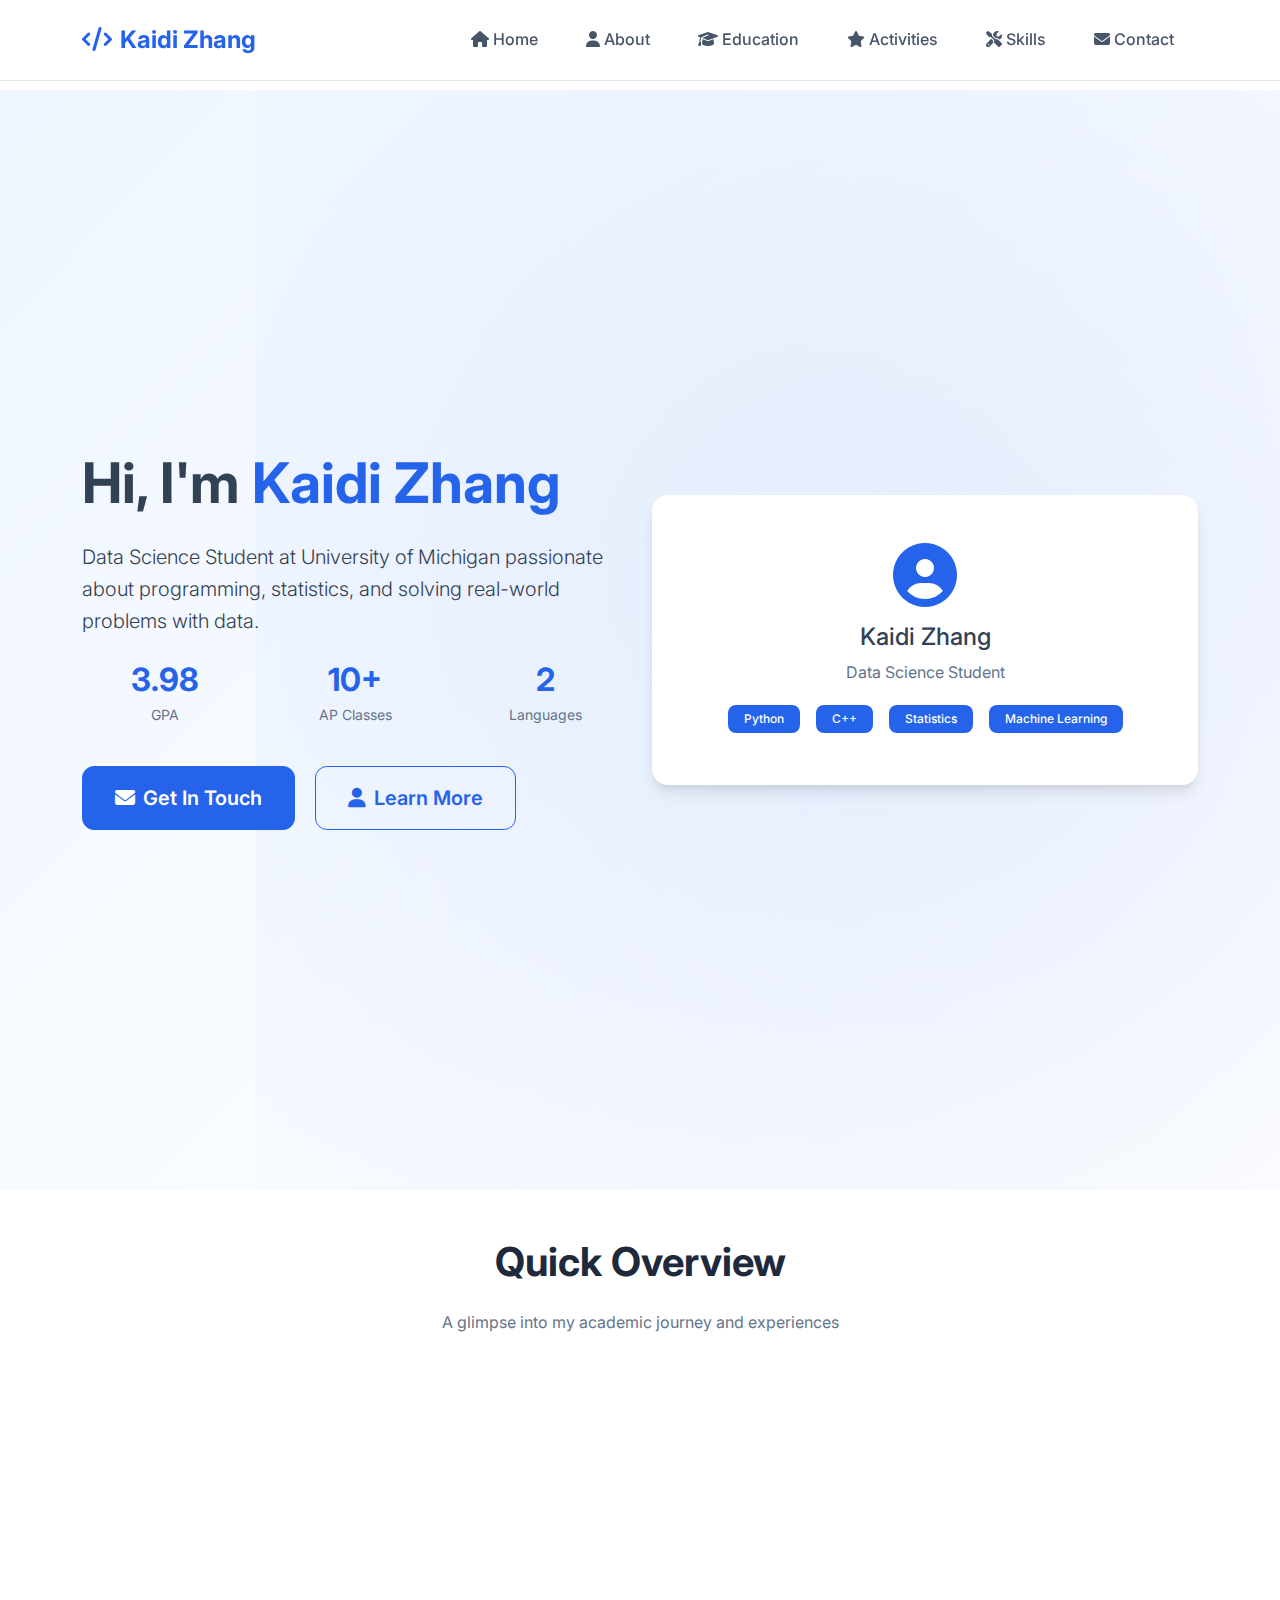
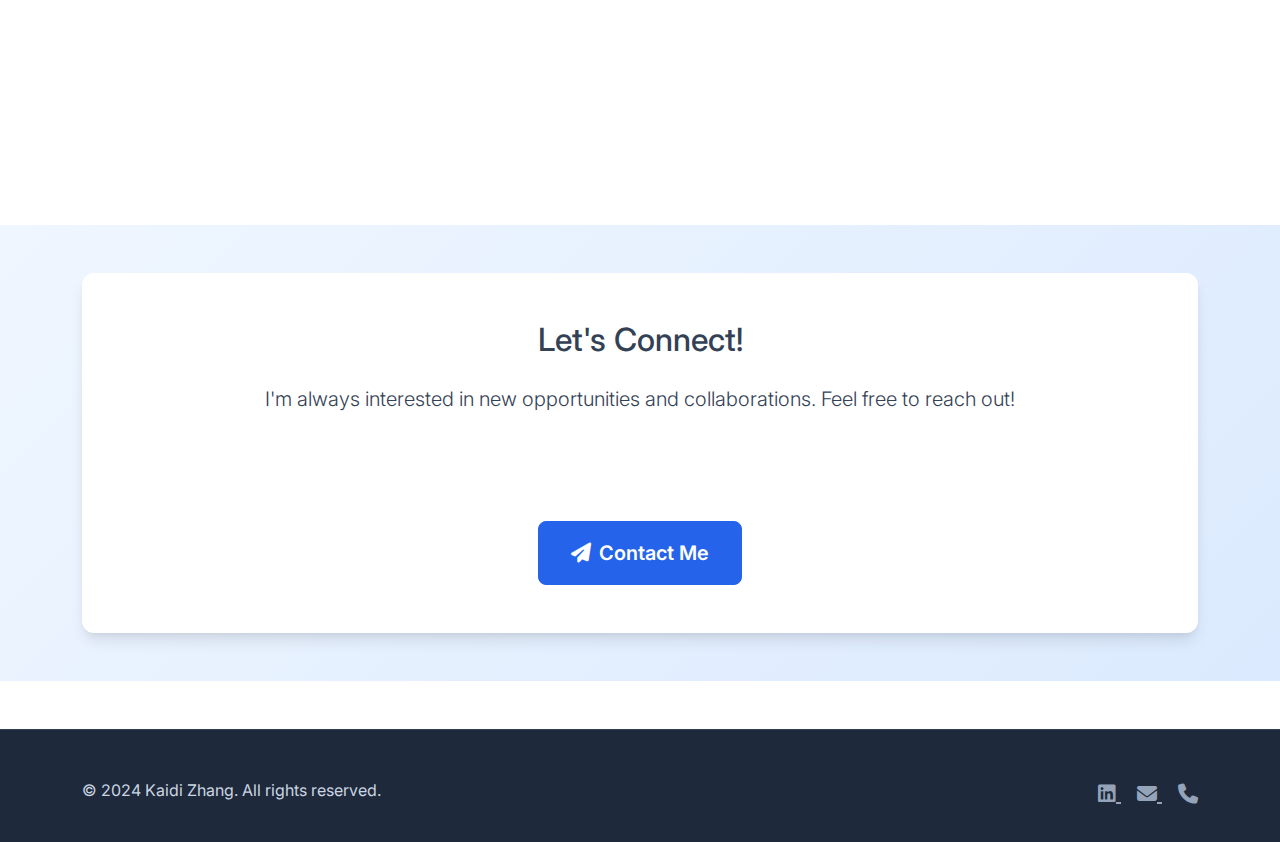
<file: index.html>
<!DOCTYPE html>
<html lang="en">
<head>
    <meta charset="UTF-8">
    <meta name="viewport" content="width=device-width, initial-scale=1.0">
    <title>Kaidi Zhang - Data Science Student</title>
    
    <!-- Bootstrap CSS for responsive design -->
    <link href="https://cdn.jsdelivr.net/npm/bootstrap@5.3.0/dist/css/bootstrap.min.css" rel="stylesheet">
    
    <!-- Font Awesome for icons -->
    <link rel="stylesheet" href="https://cdnjs.cloudflare.com/ajax/libs/font-awesome/6.4.0/css/all.min.css">
    
    <!-- Google Fonts -->
    <link href="https://fonts.googleapis.com/css2?family=Inter:wght@300;400;500;600;700&display=swap" rel="stylesheet">
    
    <!-- Custom CSS -->
    <link rel="stylesheet" href="static/css/style.css">
    
    
</head>
<body>
    <!-- Navigation Bar -->
    <nav class="navbar navbar-expand-lg navbar-light fixed-top">
        <div class="container">
            <a class="navbar-brand fw-bold" href="/">
                <i class="fas fa-code me-2"></i>Kaidi Zhang
            </a>
            
            <button class="navbar-toggler" type="button" data-bs-toggle="collapse" data-bs-target="#navbarNav">
                <span class="navbar-toggler-icon"></span>
            </button>
            
            <div class="collapse navbar-collapse" id="navbarNav">
                <ul class="navbar-nav ms-auto">
                    <li class="nav-item">
                        <a class="nav-link" href="/">
                            <i class="fas fa-home me-1"></i>Home
                        </a>
                    </li>
                    <li class="nav-item">
                        <a class="nav-link" href="/about">
                            <i class="fas fa-user me-1"></i>About
                        </a>
                    </li>
                    <li class="nav-item">
                        <a class="nav-link" href="/education">
                            <i class="fas fa-graduation-cap me-1"></i>Education
                        </a>
                    </li>
                    <li class="nav-item">
                        <a class="nav-link" href="/activities">
                            <i class="fas fa-star me-1"></i>Activities
                        </a>
                    </li>
                    <li class="nav-item">
                        <a class="nav-link" href="/skills">
                            <i class="fas fa-tools me-1"></i>Skills
                        </a>
                    </li>
                    <li class="nav-item">
                        <a class="nav-link" href="/contact">
                            <i class="fas fa-envelope me-1"></i>Contact
                        </a>
                    </li>
                </ul>
            </div>
        </div>
    </nav>

    <!-- Main Content -->
    <main class="main-content">
        
<!-- Hero Section -->
<section class="hero-section">
    <div class="container">
        <div class="row align-items-center min-vh-100">
            <div class="col-lg-6">
                <div class="hero-content">
                    <h1 class="display-4 fw-bold mb-4">
                        Hi, I'm <span class="text-primary">Kaidi Zhang</span>
                    </h1>
                    <p class="lead mb-4">
                        Data Science Student at University of Michigan passionate about 
                        programming, statistics, and solving real-world problems with data.
                    </p>
                    <div class="hero-stats mb-4">
                        <div class="row text-center">
                            <div class="col-4">
                                <div class="stat-item">
                                    <h3 class="fw-bold text-primary">3.98</h3>
                                    <p class="small text-muted">GPA</p>
                                </div>
                            </div>
                            <div class="col-4">
                                <div class="stat-item">
                                    <h3 class="fw-bold text-primary">10+</h3>
                                    <p class="small text-muted">AP Classes</p>
                                </div>
                            </div>
                            <div class="col-4">
                                <div class="stat-item">
                                    <h3 class="fw-bold text-primary">2</h3>
                                    <p class="small text-muted">Languages</p>
                                </div>
                            </div>
                        </div>
                    </div>
                    <div class="hero-buttons">
                        <a href="/contact" class="btn btn-primary btn-lg me-3">
                            <i class="fas fa-envelope me-2"></i>Get In Touch
                        </a>
                        <a href="/about" class="btn btn-outline-primary btn-lg">
                            <i class="fas fa-user me-2"></i>Learn More
                        </a>
                    </div>
                </div>
            </div>
            <div class="col-lg-6">
                <div class="hero-image text-center">
                    <div class="profile-card">
                        <div class="profile-avatar">
                            <i class="fas fa-user-circle"></i>
                        </div>
                        <h4 class="mt-3">Kaidi Zhang</h4>
                        <p class="text-muted">Data Science Student</p>
                        <div class="profile-tags">
                            <span class="badge bg-primary me-2">Python</span>
                            <span class="badge bg-primary me-2">C++</span>
                            <span class="badge bg-primary me-2">Statistics</span>
                            <span class="badge bg-primary">Machine Learning</span>
                        </div>
                    </div>
                </div>
            </div>
        </div>
    </div>
</section>

<!-- Quick Overview Section -->
<section class="overview-section py-5">
    <div class="container">
        <div class="row">
            <div class="col-12 text-center mb-5">
                <h2 class="section-title">Quick Overview</h2>
                <p class="text-muted">A glimpse into my academic journey and experiences</p>
            </div>
        </div>
        <div class="row g-4">
            <div class="col-md-4">
                <div class="overview-card h-100">
                    <div class="card-icon">
                        <i class="fas fa-graduation-cap"></i>
                    </div>
                    <h4>Education</h4>
                    <p class="text-muted">
                        Currently pursuing Bachelor of Science in Data Science at University of Michigan, 
                        with experience at UM-SJTU Joint Institute in Shanghai.
                    </p>
                    <a href="/education" class="btn btn-outline-primary btn-sm">
                        Learn More <i class="fas fa-arrow-right ms-1"></i>
                    </a>
                </div>
            </div>
            <div class="col-md-4">
                <div class="overview-card h-100">
                    <div class="card-icon">
                        <i class="fas fa-star"></i>
                    </div>
                    <h4>Activities</h4>
                    <p class="text-muted">
                        Ice skating instructor, member of rXn Chinese-American Dance Group, 
                        and active volunteer in community service projects.
                    </p>
                    <a href="/activities" class="btn btn-outline-primary btn-sm">
                        Learn More <i class="fas fa-arrow-right ms-1"></i>
                    </a>
                </div>
            </div>
            <div class="col-md-4">
                <div class="overview-card h-100">
                    <div class="card-icon">
                        <i class="fas fa-code"></i>
                    </div>
                    <h4>Skills</h4>
                    <p class="text-muted">
                        Proficient in Python and C++ programming languages, 
                        fluent in English and Mandarin Chinese.
                    </p>
                    <a href="/skills" class="btn btn-outline-primary btn-sm">
                        Learn More <i class="fas fa-arrow-right ms-1"></i>
                    </a>
                </div>
            </div>
        </div>
    </div>
</section>

<!-- Contact CTA Section -->
<section class="cta-section py-5">
    <div class="container">
        <div class="row">
            <div class="col-12 text-center">
                <div class="cta-content">
                    <h2 class="mb-4">Let's Connect!</h2>
                    <p class="lead mb-4">
                        I'm always interested in new opportunities and collaborations. 
                        Feel free to reach out!
                    </p>
                    <div class="contact-info mb-4">
                        <div class="row justify-content-center">
                            <div class="col-auto">
                                <a href="mailto:zkaidi@umich.edu" class="contact-item">
                                    <i class="fas fa-envelope"></i>
                                    <span>zkaidi@umich.edu</span>
                                </a>
                            </div>
                            <div class="col-auto">
                                <a href="tel:734-730-0647" class="contact-item">
                                    <i class="fas fa-phone"></i>
                                    <span>734-730-0647</span>
                                </a>
                            </div>
                        </div>
                    </div>
                    <a href="/contact" class="btn btn-primary btn-lg">
                        <i class="fas fa-paper-plane me-2"></i>Contact Me
                    </a>
                </div>
            </div>
        </div>
    </div>
</section>

    </main>

    <!-- Footer -->
    <footer class="footer mt-5">
        <div class="container">
            <div class="row">
                <div class="col-md-6">
                    <p class="mb-0">&copy; 2024 Kaidi Zhang. All rights reserved.</p>
                </div>
                <div class="col-md-6 text-md-end">
                    <div class="social-links">
                        <a href="https://www.linkedin.com/in/kaidi-zhang-6a862a2b0/" target="_blank" class="me-3">
                            <i class="fab fa-linkedin"></i>
                        </a>
                        <a href="mailto:zkaidi@umich.edu" class="me-3">
                            <i class="fas fa-envelope"></i>
                        </a>
                        <a href="tel:734-730-0647">
                            <i class="fas fa-phone"></i>
                        </a>
                    </div>
                </div>
            </div>
        </div>
    </footer>

    <!-- Bootstrap JS -->
    <script src="https://cdn.jsdelivr.net/npm/bootstrap@5.3.0/dist/js/bootstrap.bundle.min.js"></script>
    
    <!-- Custom JS -->
    <script src="static/js/script.js"></script>
    
    
</body>
</html>
</file>
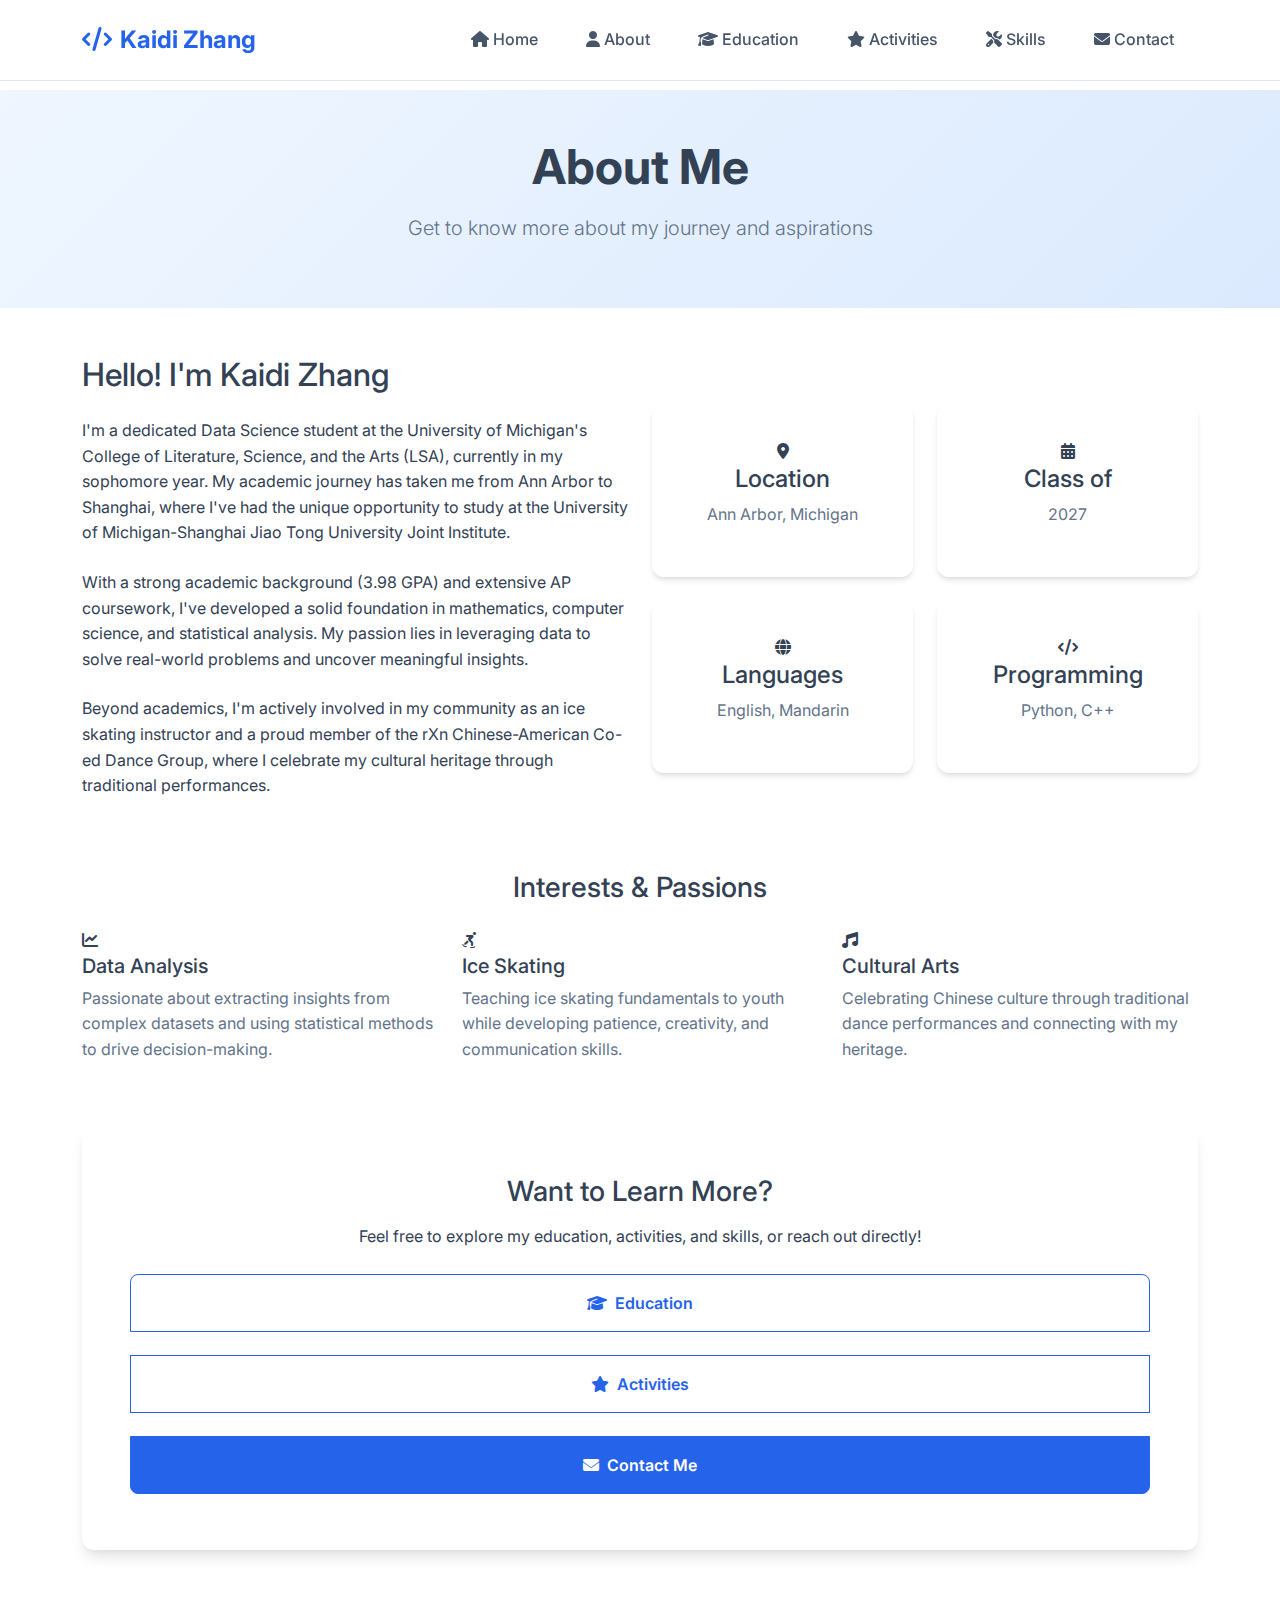
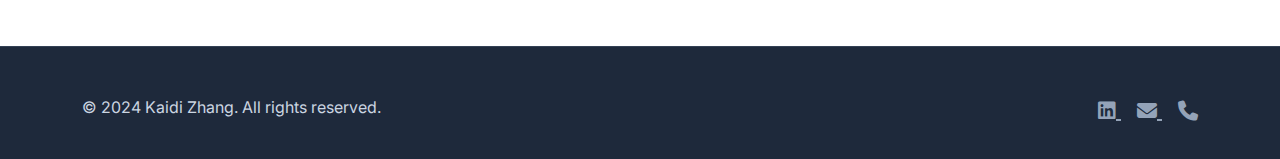
<file: about.html>
<!DOCTYPE html>
<html lang="en">
<head>
    <meta charset="UTF-8">
    <meta name="viewport" content="width=device-width, initial-scale=1.0">
    <title>About - Kaidi Zhang</title>
    
    <!-- Bootstrap CSS for responsive design -->
    <link href="https://cdn.jsdelivr.net/npm/bootstrap@5.3.0/dist/css/bootstrap.min.css" rel="stylesheet">
    
    <!-- Font Awesome for icons -->
    <link rel="stylesheet" href="https://cdnjs.cloudflare.com/ajax/libs/font-awesome/6.4.0/css/all.min.css">
    
    <!-- Google Fonts -->
    <link href="https://fonts.googleapis.com/css2?family=Inter:wght@300;400;500;600;700&display=swap" rel="stylesheet">
    
    <!-- Custom CSS -->
    <link rel="stylesheet" href="static/css/style.css">
    
    
</head>
<body>
    <!-- Navigation Bar -->
    <nav class="navbar navbar-expand-lg navbar-light fixed-top">
        <div class="container">
            <a class="navbar-brand fw-bold" href="/">
                <i class="fas fa-code me-2"></i>Kaidi Zhang
            </a>
            
            <button class="navbar-toggler" type="button" data-bs-toggle="collapse" data-bs-target="#navbarNav">
                <span class="navbar-toggler-icon"></span>
            </button>
            
            <div class="collapse navbar-collapse" id="navbarNav">
                <ul class="navbar-nav ms-auto">
                    <li class="nav-item">
                        <a class="nav-link" href="/">
                            <i class="fas fa-home me-1"></i>Home
                        </a>
                    </li>
                    <li class="nav-item">
                        <a class="nav-link" href="/about">
                            <i class="fas fa-user me-1"></i>About
                        </a>
                    </li>
                    <li class="nav-item">
                        <a class="nav-link" href="/education">
                            <i class="fas fa-graduation-cap me-1"></i>Education
                        </a>
                    </li>
                    <li class="nav-item">
                        <a class="nav-link" href="/activities">
                            <i class="fas fa-star me-1"></i>Activities
                        </a>
                    </li>
                    <li class="nav-item">
                        <a class="nav-link" href="/skills">
                            <i class="fas fa-tools me-1"></i>Skills
                        </a>
                    </li>
                    <li class="nav-item">
                        <a class="nav-link" href="/contact">
                            <i class="fas fa-envelope me-1"></i>Contact
                        </a>
                    </li>
                </ul>
            </div>
        </div>
    </nav>

    <!-- Main Content -->
    <main class="main-content">
        
<section class="page-header py-5">
    <div class="container">
        <div class="row">
            <div class="col-12 text-center">
                <h1 class="display-5 fw-bold mb-3">About Me</h1>
                <p class="lead text-muted">Get to know more about my journey and aspirations</p>
            </div>
        </div>
    </div>
</section>

<section class="about-content py-5">
    <div class="container">
        <div class="row align-items-center mb-5">
            <div class="col-lg-6">
                <div class="about-text">
                    <h2 class="mb-4">Hello! I'm Kaidi Zhang</h2>
                    <p class="mb-4">
                        I'm a dedicated Data Science student at the University of Michigan's College of Literature, 
                        Science, and the Arts (LSA), currently in my sophomore year. My academic journey has taken 
                        me from Ann Arbor to Shanghai, where I've had the unique opportunity to study at the 
                        University of Michigan-Shanghai Jiao Tong University Joint Institute.
                    </p>
                    <p class="mb-4">
                        With a strong academic background (3.98 GPA) and extensive AP coursework, I've developed 
                        a solid foundation in mathematics, computer science, and statistical analysis. My passion 
                        lies in leveraging data to solve real-world problems and uncover meaningful insights.
                    </p>
                    <p class="mb-4">
                        Beyond academics, I'm actively involved in my community as an ice skating instructor and 
                        a proud member of the rXn Chinese-American Co-ed Dance Group, where I celebrate my 
                        cultural heritage through traditional performances.
                    </p>
                </div>
            </div>
            <div class="col-lg-6">
                <div class="about-stats">
                    <div class="row g-4">
                        <div class="col-6">
                            <div class="stat-card text-center">
                                <div class="stat-icon">
                                    <i class="fas fa-map-marker-alt"></i>
                                </div>
                                <h4>Location</h4>
                                <p class="text-muted">Ann Arbor, Michigan</p>
                            </div>
                        </div>
                        <div class="col-6">
                            <div class="stat-card text-center">
                                <div class="stat-icon">
                                    <i class="fas fa-calendar-alt"></i>
                                </div>
                                <h4>Class of</h4>
                                <p class="text-muted">2027</p>
                            </div>
                        </div>
                        <div class="col-6">
                            <div class="stat-card text-center">
                                <div class="stat-icon">
                                    <i class="fas fa-globe"></i>
                                </div>
                                <h4>Languages</h4>
                                <p class="text-muted">English, Mandarin</p>
                            </div>
                        </div>
                        <div class="col-6">
                            <div class="stat-card text-center">
                                <div class="stat-icon">
                                    <i class="fas fa-code"></i>
                                </div>
                                <h4>Programming</h4>
                                <p class="text-muted">Python, C++</p>
                            </div>
                        </div>
                    </div>
                </div>
            </div>
        </div>

        <div class="row">
            <div class="col-12">
                <div class="about-interests">
                    <h3 class="mb-4 text-center">Interests & Passions</h3>
                    <div class="row g-4">
                        <div class="col-md-4">
                            <div class="interest-card">
                                <div class="interest-icon">
                                    <i class="fas fa-chart-line"></i>
                                </div>
                                <h5>Data Analysis</h5>
                                <p class="text-muted">
                                    Passionate about extracting insights from complex datasets and 
                                    using statistical methods to drive decision-making.
                                </p>
                            </div>
                        </div>
                        <div class="col-md-4">
                            <div class="interest-card">
                                <div class="interest-icon">
                                    <i class="fas fa-skating"></i>
                                </div>
                                <h5>Ice Skating</h5>
                                <p class="text-muted">
                                    Teaching ice skating fundamentals to youth while developing 
                                    patience, creativity, and communication skills.
                                </p>
                            </div>
                        </div>
                        <div class="col-md-4">
                            <div class="interest-card">
                                <div class="interest-icon">
                                    <i class="fas fa-music"></i>
                                </div>
                                <h5>Cultural Arts</h5>
                                <p class="text-muted">
                                    Celebrating Chinese culture through traditional dance performances 
                                    and connecting with my heritage.
                                </p>
                            </div>
                        </div>
                    </div>
                </div>
            </div>
        </div>

        <div class="row mt-5">
            <div class="col-12 text-center">
                <div class="about-cta">
                    <h3 class="mb-3">Want to Learn More?</h3>
                    <p class="mb-4">Feel free to explore my education, activities, and skills, or reach out directly!</p>
                    <div class="btn-group-vertical btn-group-sm-horizontal">
                        <a href="/education" class="btn btn-outline-primary me-2 mb-2">
                            <i class="fas fa-graduation-cap me-2"></i>Education
                        </a>
                        <a href="/activities" class="btn btn-outline-primary me-2 mb-2">
                            <i class="fas fa-star me-2"></i>Activities
                        </a>
                        <a href="/contact" class="btn btn-primary mb-2">
                            <i class="fas fa-envelope me-2"></i>Contact Me
                        </a>
                    </div>
                </div>
            </div>
        </div>
    </div>
</section>

    </main>

    <!-- Footer -->
    <footer class="footer mt-5">
        <div class="container">
            <div class="row">
                <div class="col-md-6">
                    <p class="mb-0">&copy; 2024 Kaidi Zhang. All rights reserved.</p>
                </div>
                <div class="col-md-6 text-md-end">
                    <div class="social-links">
                        <a href="https://www.linkedin.com/in/kaidi-zhang-6a862a2b0/" target="_blank" class="me-3">
                            <i class="fab fa-linkedin"></i>
                        </a>
                        <a href="mailto:zkaidi@umich.edu" class="me-3">
                            <i class="fas fa-envelope"></i>
                        </a>
                        <a href="tel:734-730-0647">
                            <i class="fas fa-phone"></i>
                        </a>
                    </div>
                </div>
            </div>
        </div>
    </footer>

    <!-- Bootstrap JS -->
    <script src="https://cdn.jsdelivr.net/npm/bootstrap@5.3.0/dist/js/bootstrap.bundle.min.js"></script>
    
    <!-- Custom JS -->
    <script src="static/js/script.js"></script>
    
    
</body>
</html>
</file>
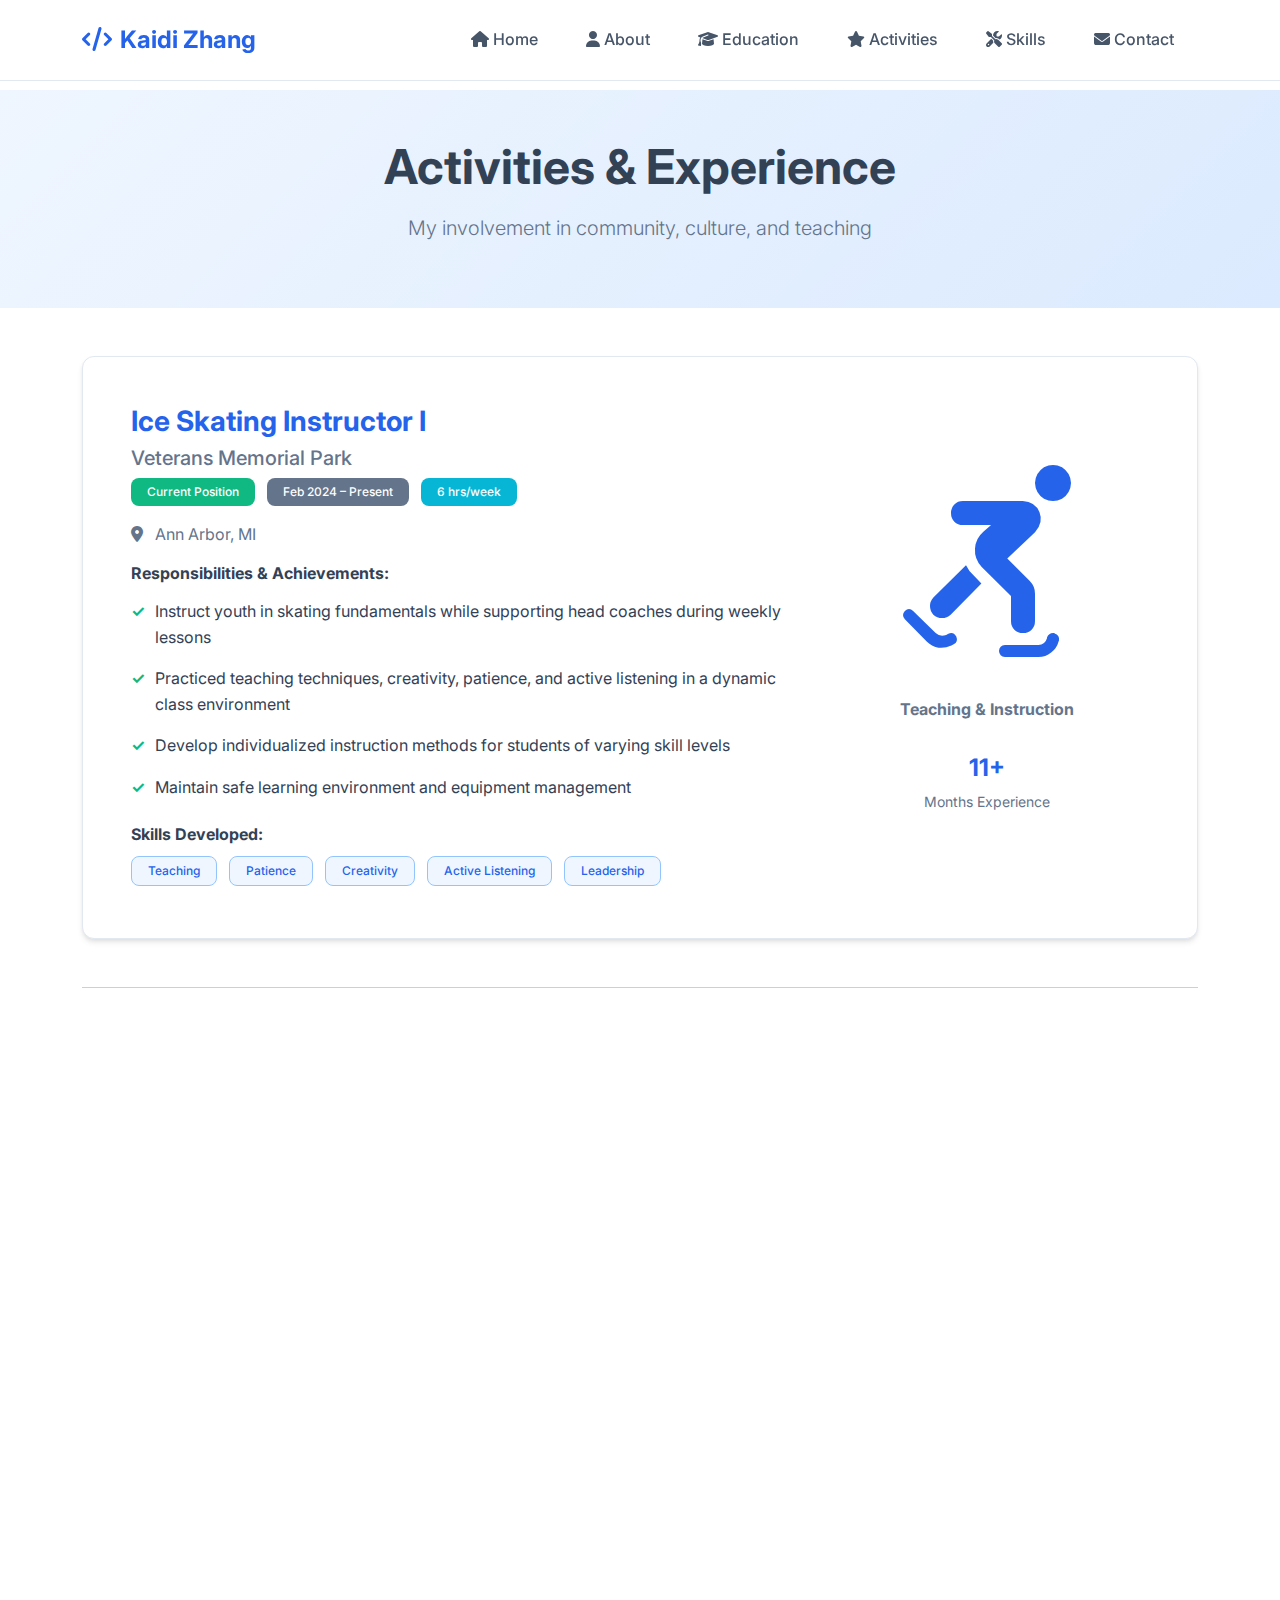
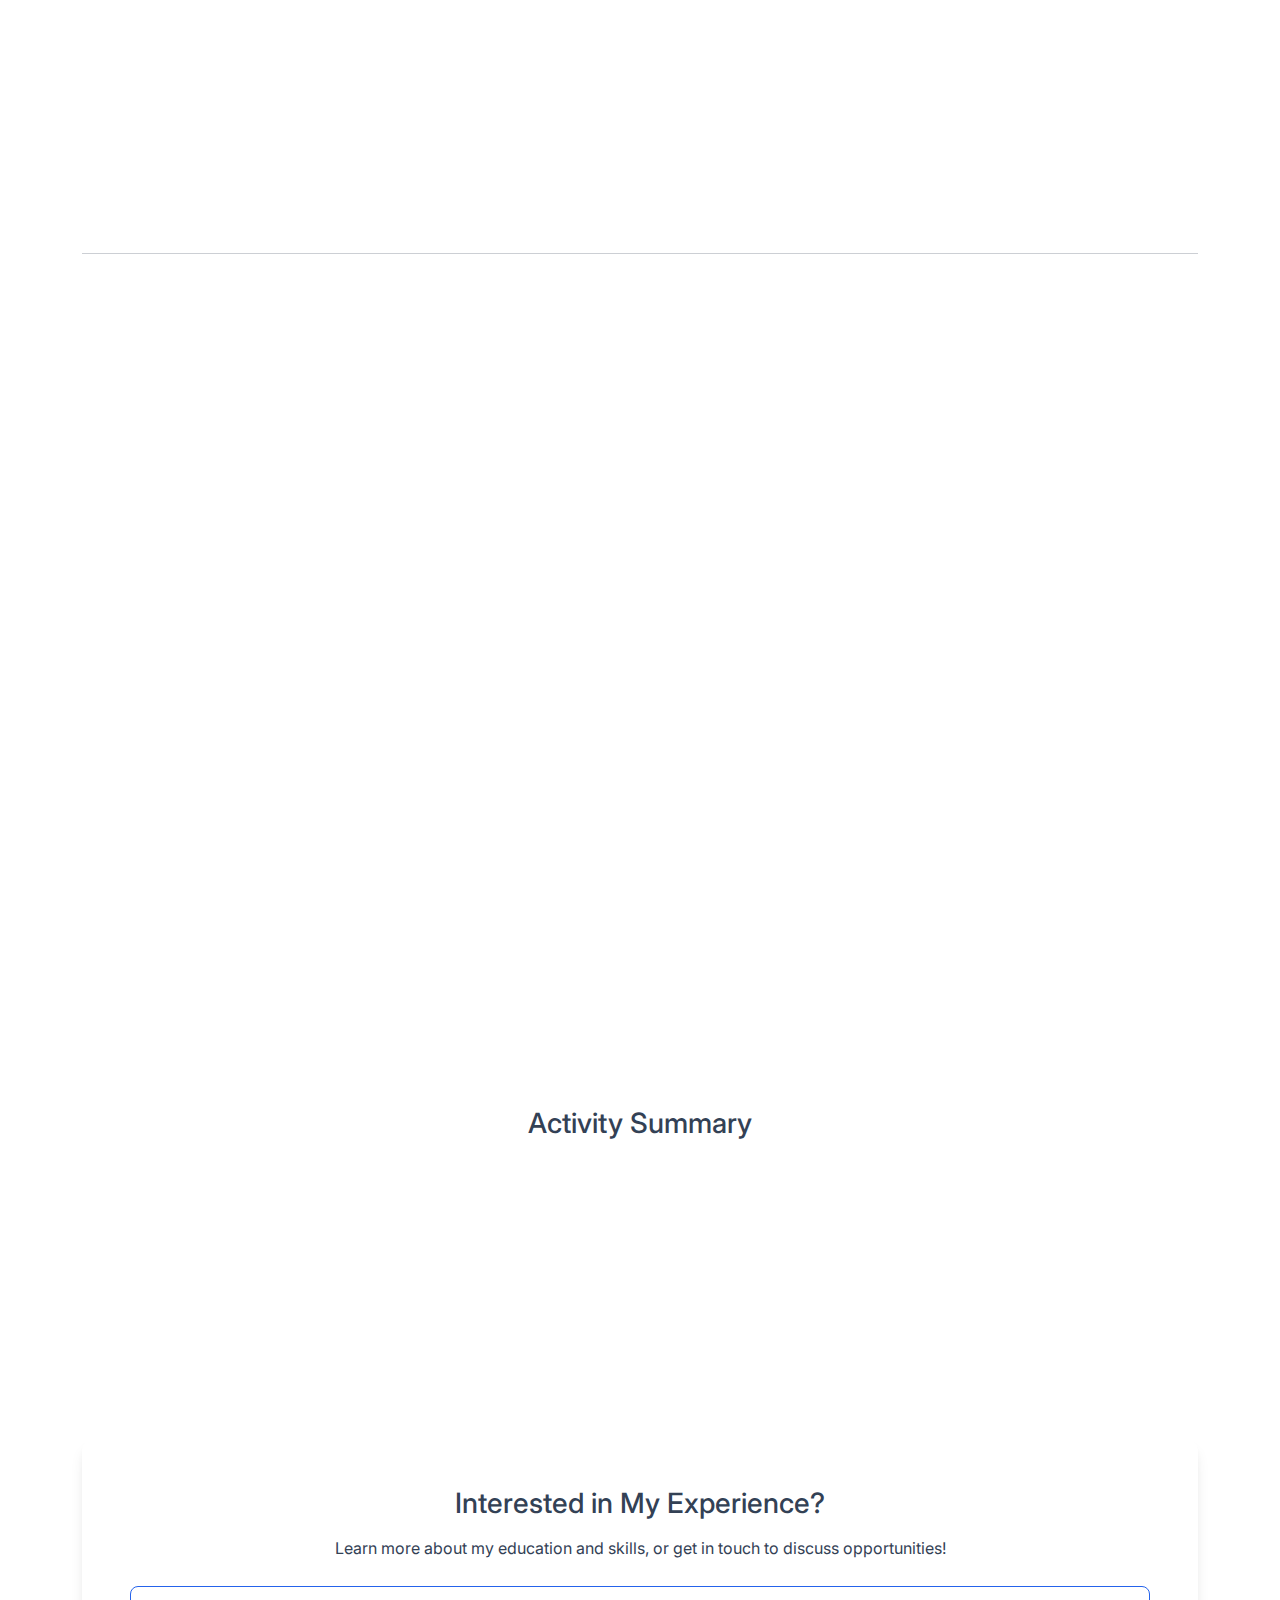
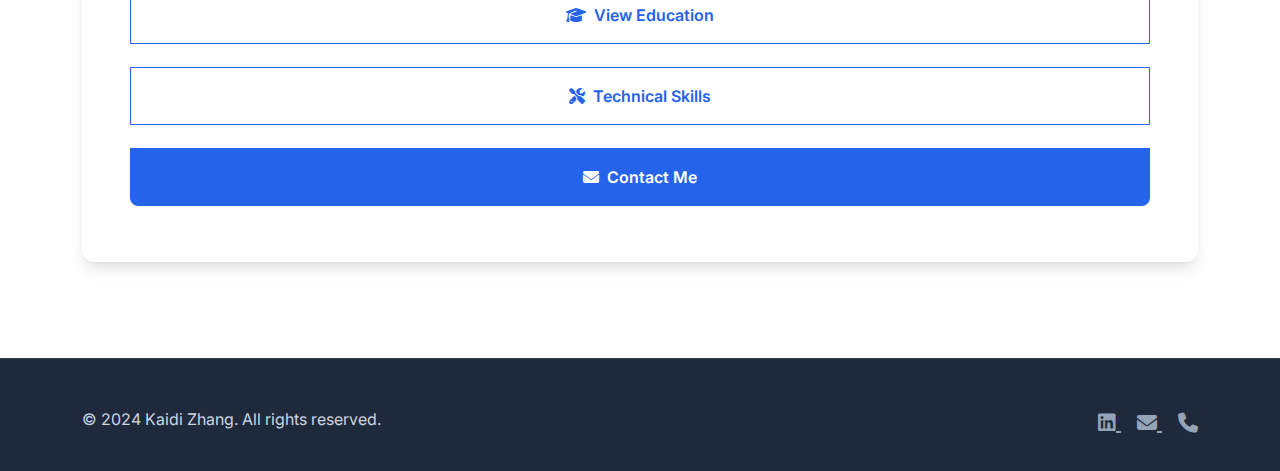
<file: activities.html>
<!DOCTYPE html>
<html lang="en">
<head>
    <meta charset="UTF-8">
    <meta name="viewport" content="width=device-width, initial-scale=1.0">
    <title>Activities - Kaidi Zhang</title>
    
    <!-- Bootstrap CSS for responsive design -->
    <link href="https://cdn.jsdelivr.net/npm/bootstrap@5.3.0/dist/css/bootstrap.min.css" rel="stylesheet">
    
    <!-- Font Awesome for icons -->
    <link rel="stylesheet" href="https://cdnjs.cloudflare.com/ajax/libs/font-awesome/6.4.0/css/all.min.css">
    
    <!-- Google Fonts -->
    <link href="https://fonts.googleapis.com/css2?family=Inter:wght@300;400;500;600;700&display=swap" rel="stylesheet">
    
    <!-- Custom CSS -->
    <link rel="stylesheet" href="static/css/style.css">
    
    
</head>
<body>
    <!-- Navigation Bar -->
    <nav class="navbar navbar-expand-lg navbar-light fixed-top">
        <div class="container">
            <a class="navbar-brand fw-bold" href="/">
                <i class="fas fa-code me-2"></i>Kaidi Zhang
            </a>
            
            <button class="navbar-toggler" type="button" data-bs-toggle="collapse" data-bs-target="#navbarNav">
                <span class="navbar-toggler-icon"></span>
            </button>
            
            <div class="collapse navbar-collapse" id="navbarNav">
                <ul class="navbar-nav ms-auto">
                    <li class="nav-item">
                        <a class="nav-link" href="/">
                            <i class="fas fa-home me-1"></i>Home
                        </a>
                    </li>
                    <li class="nav-item">
                        <a class="nav-link" href="/about">
                            <i class="fas fa-user me-1"></i>About
                        </a>
                    </li>
                    <li class="nav-item">
                        <a class="nav-link" href="/education">
                            <i class="fas fa-graduation-cap me-1"></i>Education
                        </a>
                    </li>
                    <li class="nav-item">
                        <a class="nav-link" href="/activities">
                            <i class="fas fa-star me-1"></i>Activities
                        </a>
                    </li>
                    <li class="nav-item">
                        <a class="nav-link" href="/skills">
                            <i class="fas fa-tools me-1"></i>Skills
                        </a>
                    </li>
                    <li class="nav-item">
                        <a class="nav-link" href="/contact">
                            <i class="fas fa-envelope me-1"></i>Contact
                        </a>
                    </li>
                </ul>
            </div>
        </div>
    </nav>

    <!-- Main Content -->
    <main class="main-content">
        
<section class="page-header py-5">
    <div class="container">
        <div class="row">
            <div class="col-12 text-center">
                <h1 class="display-5 fw-bold mb-3">Activities & Experience</h1>
                <p class="lead text-muted">My involvement in community, culture, and teaching</p>
            </div>
        </div>
    </div>
</section>

<section class="activities-content py-5">
    <div class="container">
        <!-- Ice Skating Instructor -->
        <div class="activity-item mb-5">
            <div class="row align-items-center">
                <div class="col-lg-8">
                    <div class="activity-info">
                        <div class="activity-header mb-3">
                            <h3 class="fw-bold text-primary mb-2">Ice Skating Instructor I</h3>
                            <h5 class="text-muted mb-2">Veterans Memorial Park</h5>
                            <div class="activity-meta">
                                <span class="badge bg-success me-2">Current Position</span>
                                <span class="badge bg-secondary me-2">Feb 2024 – Present</span>
                                <span class="badge bg-info">6 hrs/week</span>
                            </div>
                        </div>
                        <div class="location mb-3">
                            <i class="fas fa-map-marker-alt text-muted me-2"></i>
                            <span class="text-muted">Ann Arbor, MI</span>
                        </div>
                        <div class="activity-description">
                            <h6 class="fw-bold mb-2">Responsibilities & Achievements:</h6>
                            <ul class="responsibility-list">
                                <li>Instruct youth in skating fundamentals while supporting head coaches during weekly lessons</li>
                                <li>Practiced teaching techniques, creativity, patience, and active listening in a dynamic class environment</li>
                                <li>Develop individualized instruction methods for students of varying skill levels</li>
                                <li>Maintain safe learning environment and equipment management</li>
                            </ul>
                        </div>
                        <div class="skills-gained mt-3">
                            <h6 class="fw-bold mb-2">Skills Developed:</h6>
                            <div class="skill-tags">
                                <span class="badge bg-outline-primary me-2">Teaching</span>
                                <span class="badge bg-outline-primary me-2">Patience</span>
                                <span class="badge bg-outline-primary me-2">Creativity</span>
                                <span class="badge bg-outline-primary me-2">Active Listening</span>
                                <span class="badge bg-outline-primary">Leadership</span>
                            </div>
                        </div>
                    </div>
                </div>
                <div class="col-lg-4">
                    <div class="activity-visual text-center">
                        <div class="activity-icon">
                            <i class="fas fa-skating fa-4x text-primary"></i>
                        </div>
                        <p class="mt-3 text-muted fw-bold">Teaching & Instruction</p>
                        <div class="activity-stats mt-3">
                            <div class="stat-item">
                                <h4 class="fw-bold text-primary">11+</h4>
                                <p class="small text-muted">Months Experience</p>
                            </div>
                        </div>
                    </div>
                </div>
            </div>
        </div>

        <hr class="my-5">

        <!-- rXn Dance Group -->
        <div class="activity-item mb-5">
            <div class="row align-items-center">
                <div class="col-lg-8">
                    <div class="activity-info">
                        <div class="activity-header mb-3">
                            <h3 class="fw-bold text-primary mb-2">rXn Chinese-American Co-ed Dance Group</h3>
                            <h5 class="text-muted mb-2">Member</h5>
                            <div class="activity-meta">
                                <span class="badge bg-success me-2">Active Member</span>
                                <span class="badge bg-secondary">October 2024 – Present</span>
                            </div>
                        </div>
                        <div class="location mb-3">
                            <i class="fas fa-map-marker-alt text-muted me-2"></i>
                            <span class="text-muted">Ann Arbor, MI</span>
                        </div>
                        <div class="activity-description">
                            <h6 class="fw-bold mb-2">Participation & Cultural Impact:</h6>
                            <ul class="responsibility-list">
                                <li>Participated in four performances in the Fall semester and ten performances in the Winter semester</li>
                                <li>Performances recognized for use of traditional Chinese props including fans, staffs, and umbrellas</li>
                                <li>Actively represent and honor Chinese cultural background through artistic expression</li>
                                <li>Collaborate with diverse group members to create meaningful cultural presentations</li>
                            </ul>
                        </div>
                        <div class="performance-stats mt-3">
                            <h6 class="fw-bold mb-2">Performance Statistics:</h6>
                            <div class="row">
                                <div class="col-6">
                                    <div class="stat-card text-center">
                                        <h4 class="fw-bold text-primary">4</h4>
                                        <p class="small text-muted">Fall Performances</p>
                                    </div>
                                </div>
                                <div class="col-6">
                                    <div class="stat-card text-center">
                                        <h4 class="fw-bold text-primary">10</h4>
                                        <p class="small text-muted">Winter Performances</p>
                                    </div>
                                </div>
                            </div>
                        </div>
                        <div class="skills-gained mt-3">
                            <h6 class="fw-bold mb-2">Skills Developed:</h6>
                            <div class="skill-tags">
                                <span class="badge bg-outline-primary me-2">Cultural Awareness</span>
                                <span class="badge bg-outline-primary me-2">Teamwork</span>
                                <span class="badge bg-outline-primary me-2">Performance</span>
                                <span class="badge bg-outline-primary me-2">Artistic Expression</span>
                                <span class="badge bg-outline-primary">Collaboration</span>
                            </div>
                        </div>
                    </div>
                </div>
                <div class="col-lg-4">
                    <div class="activity-visual text-center">
                        <div class="activity-icon">
                            <i class="fas fa-music fa-4x text-primary"></i>
                        </div>
                        <p class="mt-3 text-muted fw-bold">Cultural Arts</p>
                        <div class="activity-stats mt-3">
                            <div class="stat-item">
                                <h4 class="fw-bold text-primary">14</h4>
                                <p class="small text-muted">Total Performances</p>
                            </div>
                        </div>
                    </div>
                </div>
            </div>
        </div>

        <hr class="my-5">

        <!-- Charity Gift Wrapping -->
        <div class="activity-item mb-5">
            <div class="row align-items-center">
                <div class="col-lg-8">
                    <div class="activity-info">
                        <div class="activity-header mb-3">
                            <h3 class="fw-bold text-primary mb-2">Charity Gift Wrapping</h3>
                            <h5 class="text-muted mb-2">Ann-Hua Chinese School</h5>
                            <div class="activity-meta">
                                <span class="badge bg-warning me-2">Volunteer</span>
                                <span class="badge bg-secondary">November 2021</span>
                            </div>
                        </div>
                        <div class="location mb-3">
                            <i class="fas fa-map-marker-alt text-muted me-2"></i>
                            <span class="text-muted">Briarwood Mall, Ann Arbor, MI</span>
                        </div>
                        <div class="activity-description">
                            <h6 class="fw-bold mb-2">Volunteer Contributions:</h6>
                            <ul class="responsibility-list">
                                <li>Collaborated with a team of eight volunteers to provide gift wrapping services</li>
                                <li>Operated charity booth in the mall during the holiday season</li>
                                <li>Successfully raised hundreds of dollars to meet fundraising goals</li>
                                <li>Provided excellent customer service while supporting community cause</li>
                            </ul>
                        </div>
                        <div class="impact-stats mt-3">
                            <h6 class="fw-bold mb-2">Community Impact:</h6>
                            <div class="row">
                                <div class="col-6">
                                    <div class="stat-card text-center">
                                        <h4 class="fw-bold text-primary">8</h4>
                                        <p class="small text-muted">Team Members</p>
                                    </div>
                                </div>
                                <div class="col-6">
                                    <div class="stat-card text-center">
                                        <h4 class="fw-bold text-primary">$100s</h4>
                                        <p class="small text-muted">Funds Raised</p>
                                    </div>
                                </div>
                            </div>
                        </div>
                        <div class="skills-gained mt-3">
                            <h6 class="fw-bold mb-2">Skills Developed:</h6>
                            <div class="skill-tags">
                                <span class="badge bg-outline-primary me-2">Teamwork</span>
                                <span class="badge bg-outline-primary me-2">Customer Service</span>
                                <span class="badge bg-outline-primary me-2">Community Service</span>
                                <span class="badge bg-outline-primary me-2">Organization</span>
                                <span class="badge bg-outline-primary">Goal Achievement</span>
                            </div>
                        </div>
                    </div>
                </div>
                <div class="col-lg-4">
                    <div class="activity-visual text-center">
                        <div class="activity-icon">
                            <i class="fas fa-gift fa-4x text-warning"></i>
                        </div>
                        <p class="mt-3 text-muted fw-bold">Community Service</p>
                        <div class="activity-stats mt-3">
                            <div class="stat-item">
                                <h4 class="fw-bold text-warning">Goal</h4>
                                <p class="small text-muted">Achieved</p>
                            </div>
                        </div>
                    </div>
                </div>
            </div>
        </div>

        <!-- Activity Summary -->
        <div class="row mt-5">
            <div class="col-12">
                <div class="activity-summary">
                    <h3 class="text-center mb-4">Activity Summary</h3>
                    <div class="row g-4">
                        <div class="col-md-4">
                            <div class="summary-card text-center">
                                <div class="summary-icon">
                                    <i class="fas fa-clock"></i>
                                </div>
                                <h4 class="fw-bold text-primary">3+</h4>
                                <p class="text-muted">Years of Activities</p>
                            </div>
                        </div>
                        <div class="col-md-4">
                            <div class="summary-card text-center">
                                <div class="summary-icon">
                                    <i class="fas fa-users"></i>
                                </div>
                                <h4 class="fw-bold text-primary">Multiple</h4>
                                <p class="text-muted">Community Roles</p>
                            </div>
                        </div>
                        <div class="col-md-4">
                            <div class="summary-card text-center">
                                <div class="summary-icon">
                                    <i class="fas fa-heart"></i>
                                </div>
                                <h4 class="fw-bold text-primary">Ongoing</h4>
                                <p class="text-muted">Commitment</p>
                            </div>
                        </div>
                    </div>
                </div>
            </div>
        </div>

        <!-- Call to Action -->
        <div class="row mt-5">
            <div class="col-12 text-center">
                <div class="activities-cta">
                    <h3 class="mb-3">Interested in My Experience?</h3>
                    <p class="mb-4">Learn more about my education and skills, or get in touch to discuss opportunities!</p>
                    <div class="btn-group-vertical btn-group-sm-horizontal">
                        <a href="/education" class="btn btn-outline-primary me-2 mb-2">
                            <i class="fas fa-graduation-cap me-2"></i>View Education
                        </a>
                        <a href="/skills" class="btn btn-outline-primary me-2 mb-2">
                            <i class="fas fa-tools me-2"></i>Technical Skills
                        </a>
                        <a href="/contact" class="btn btn-primary mb-2">
                            <i class="fas fa-envelope me-2"></i>Contact Me
                        </a>
                    </div>
                </div>
            </div>
        </div>
    </div>
</section>

    </main>

    <!-- Footer -->
    <footer class="footer mt-5">
        <div class="container">
            <div class="row">
                <div class="col-md-6">
                    <p class="mb-0">&copy; 2024 Kaidi Zhang. All rights reserved.</p>
                </div>
                <div class="col-md-6 text-md-end">
                    <div class="social-links">
                        <a href="https://www.linkedin.com/in/kaidi-zhang-6a862a2b0/" target="_blank" class="me-3">
                            <i class="fab fa-linkedin"></i>
                        </a>
                        <a href="mailto:zkaidi@umich.edu" class="me-3">
                            <i class="fas fa-envelope"></i>
                        </a>
                        <a href="tel:734-730-0647">
                            <i class="fas fa-phone"></i>
                        </a>
                    </div>
                </div>
            </div>
        </div>
    </footer>

    <!-- Bootstrap JS -->
    <script src="https://cdn.jsdelivr.net/npm/bootstrap@5.3.0/dist/js/bootstrap.bundle.min.js"></script>
    
    <!-- Custom JS -->
    <script src="static/js/script.js"></script>
    
    
</body>
</html>
</file>
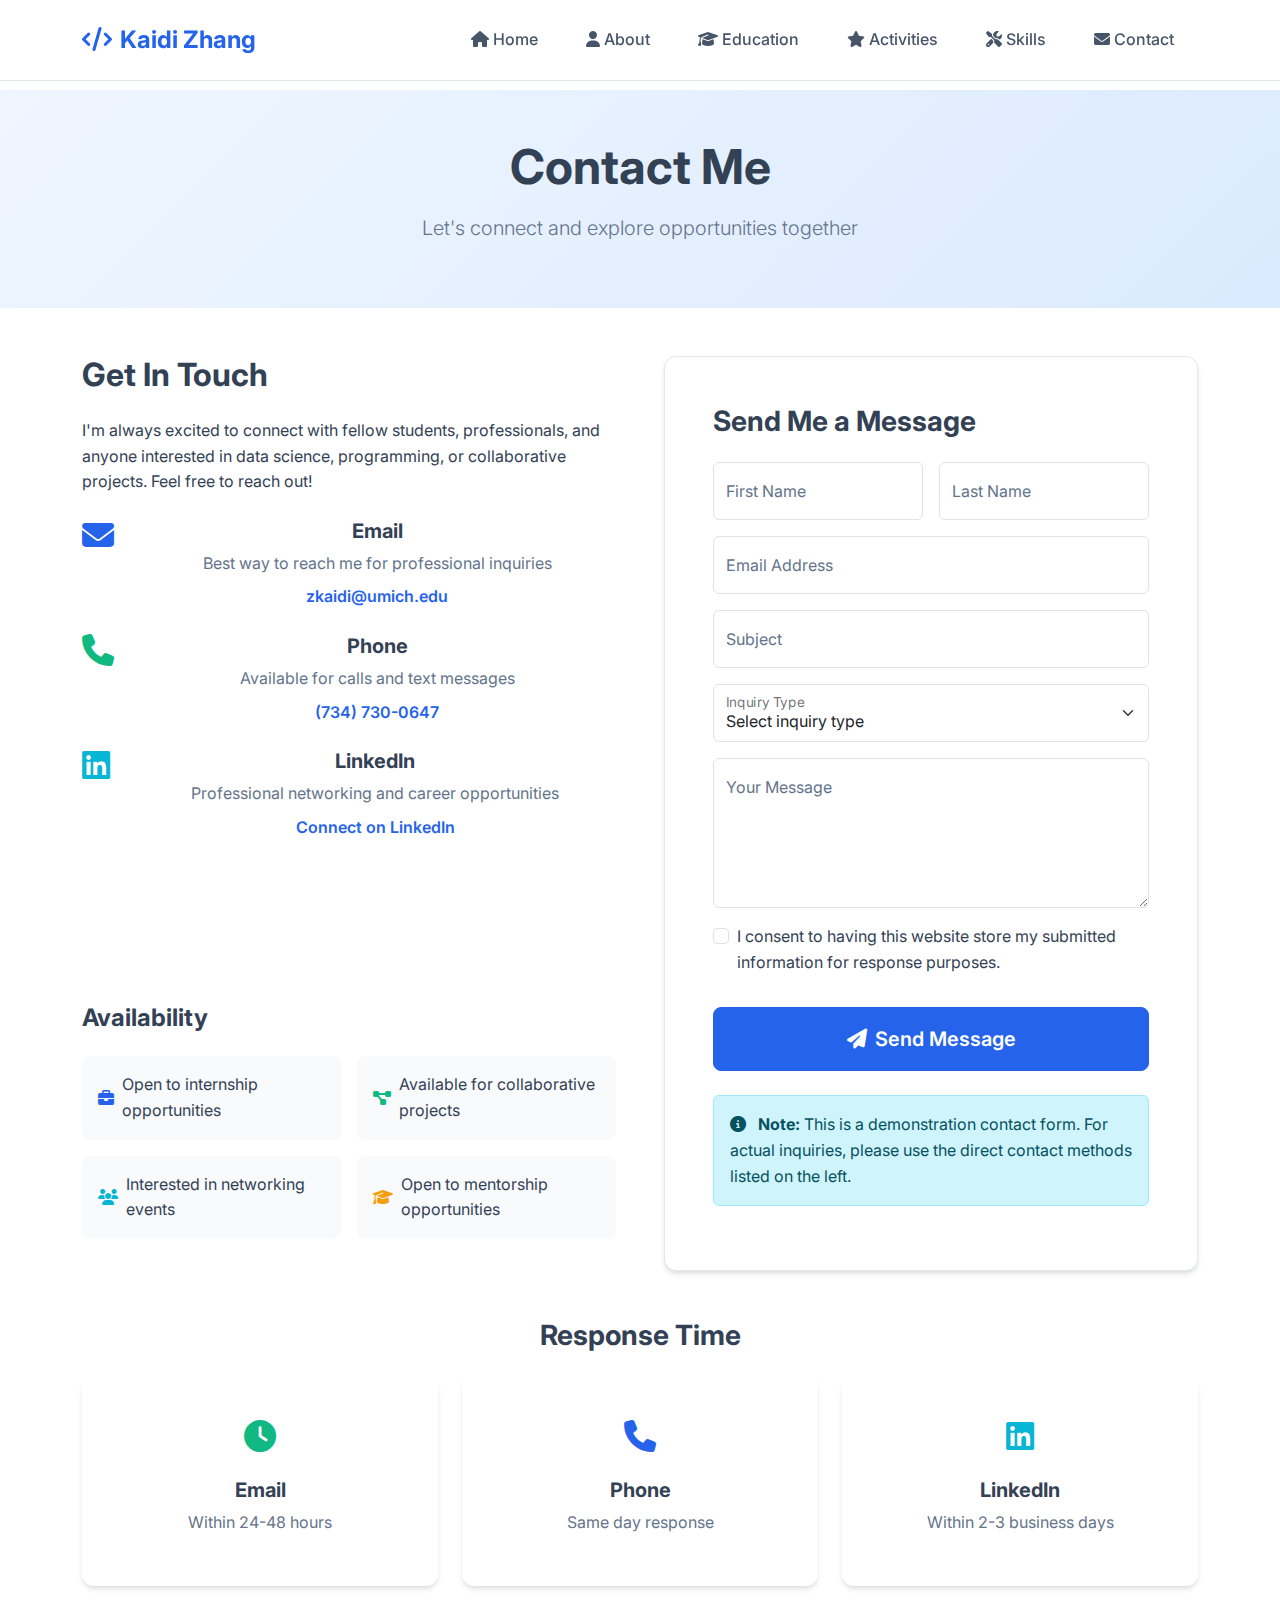
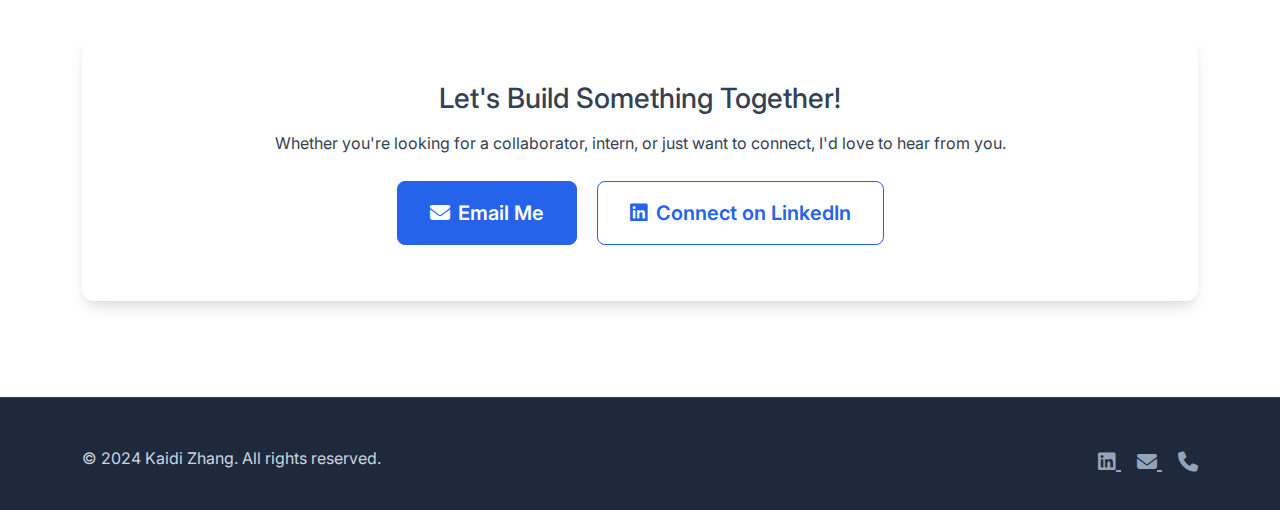
<file: contact.html>
<!DOCTYPE html>
<html lang="en">
<head>
    <meta charset="UTF-8">
    <meta name="viewport" content="width=device-width, initial-scale=1.0">
    <title>Contact - Kaidi Zhang</title>
    
    <!-- Bootstrap CSS for responsive design -->
    <link href="https://cdn.jsdelivr.net/npm/bootstrap@5.3.0/dist/css/bootstrap.min.css" rel="stylesheet">
    
    <!-- Font Awesome for icons -->
    <link rel="stylesheet" href="https://cdnjs.cloudflare.com/ajax/libs/font-awesome/6.4.0/css/all.min.css">
    
    <!-- Google Fonts -->
    <link href="https://fonts.googleapis.com/css2?family=Inter:wght@300;400;500;600;700&display=swap" rel="stylesheet">
    
    <!-- Custom CSS -->
    <link rel="stylesheet" href="static/css/style.css">
    
    
</head>
<body>
    <!-- Navigation Bar -->
    <nav class="navbar navbar-expand-lg navbar-light fixed-top">
        <div class="container">
            <a class="navbar-brand fw-bold" href="/">
                <i class="fas fa-code me-2"></i>Kaidi Zhang
            </a>
            
            <button class="navbar-toggler" type="button" data-bs-toggle="collapse" data-bs-target="#navbarNav">
                <span class="navbar-toggler-icon"></span>
            </button>
            
            <div class="collapse navbar-collapse" id="navbarNav">
                <ul class="navbar-nav ms-auto">
                    <li class="nav-item">
                        <a class="nav-link" href="/">
                            <i class="fas fa-home me-1"></i>Home
                        </a>
                    </li>
                    <li class="nav-item">
                        <a class="nav-link" href="/about">
                            <i class="fas fa-user me-1"></i>About
                        </a>
                    </li>
                    <li class="nav-item">
                        <a class="nav-link" href="/education">
                            <i class="fas fa-graduation-cap me-1"></i>Education
                        </a>
                    </li>
                    <li class="nav-item">
                        <a class="nav-link" href="/activities">
                            <i class="fas fa-star me-1"></i>Activities
                        </a>
                    </li>
                    <li class="nav-item">
                        <a class="nav-link" href="/skills">
                            <i class="fas fa-tools me-1"></i>Skills
                        </a>
                    </li>
                    <li class="nav-item">
                        <a class="nav-link" href="/contact">
                            <i class="fas fa-envelope me-1"></i>Contact
                        </a>
                    </li>
                </ul>
            </div>
        </div>
    </nav>

    <!-- Main Content -->
    <main class="main-content">
        
<section class="page-header py-5">
    <div class="container">
        <div class="row">
            <div class="col-12 text-center">
                <h1 class="display-5 fw-bold mb-3">Contact Me</h1>
                <p class="lead text-muted">Let's connect and explore opportunities together</p>
            </div>
        </div>
    </div>
</section>

<section class="contact-content py-5">
    <div class="container">
        <div class="row g-5">
            <!-- Contact Information -->
            <div class="col-lg-6">
                <div class="contact-info">
                    <h2 class="fw-bold mb-4">Get In Touch</h2>
                    <p class="mb-4">
                        I'm always excited to connect with fellow students, professionals, and anyone interested 
                        in data science, programming, or collaborative projects. Feel free to reach out!
                    </p>
                    
                    <div class="contact-methods">
                        <div class="contact-item mb-4">
                            <div class="contact-icon">
                                <i class="fas fa-envelope fa-2x text-primary"></i>
                            </div>
                            <div class="contact-details">
                                <h5 class="fw-bold mb-2">Email</h5>
                                <p class="text-muted mb-2">Best way to reach me for professional inquiries</p>
                                <a href="mailto:zkaidi@umich.edu" class="contact-link">
                                    zkaidi@umich.edu
                                </a>
                            </div>
                        </div>
                        
                        <div class="contact-item mb-4">
                            <div class="contact-icon">
                                <i class="fas fa-phone fa-2x text-success"></i>
                            </div>
                            <div class="contact-details">
                                <h5 class="fw-bold mb-2">Phone</h5>
                                <p class="text-muted mb-2">Available for calls and text messages</p>
                                <a href="tel:734-730-0647" class="contact-link">
                                    (734) 730-0647
                                </a>
                            </div>
                        </div>
                        
                        <div class="contact-item mb-4">
                            <div class="contact-icon">
                                <i class="fab fa-linkedin fa-2x text-info"></i>
                            </div>
                            <div class="contact-details">
                                <h5 class="fw-bold mb-2">LinkedIn</h5>
                                <p class="text-muted mb-2">Professional networking and career opportunities</p>
                                <a href="https://www.linkedin.com/in/kaidi-zhang-6a862a2b0/" target="_blank" class="contact-link">
                                    Connect on LinkedIn
                                </a>
                            </div>
                        </div>
                        
                        <div class="contact-item mb-4">
                            <div class="contact-icon">
                                <i class="fas fa-map-marker-alt fa-2x text-warning"></i>
                            </div>
                            <div class="contact-details">
                                <h5 class="fw-bold mb-2">Location</h5>
                                <p class="text-muted mb-2">Currently based in</p>
                                <span class="contact-text">
                                    Ann Arbor, Michigan 48103
                                </span>
                            </div>
                        </div>
                    </div>
                    
                    <div class="availability-info mt-5">
                        <h4 class="fw-bold mb-3">Availability</h4>
                        <div class="availability-grid">
                            <div class="availability-item">
                                <i class="fas fa-briefcase text-primary me-2"></i>
                                <span>Open to internship opportunities</span>
                            </div>
                            <div class="availability-item">
                                <i class="fas fa-project-diagram text-success me-2"></i>
                                <span>Available for collaborative projects</span>
                            </div>
                            <div class="availability-item">
                                <i class="fas fa-users text-info me-2"></i>
                                <span>Interested in networking events</span>
                            </div>
                            <div class="availability-item">
                                <i class="fas fa-graduation-cap text-warning me-2"></i>
                                <span>Open to mentorship opportunities</span>
                            </div>
                        </div>
                    </div>
                </div>
            </div>
            
            <!-- Contact Form -->
            <div class="col-lg-6">
                <div class="contact-form-section">
                    <h3 class="fw-bold mb-4">Send Me a Message</h3>
                    <form class="contact-form" id="contactForm">
                        <div class="row g-3">
                            <div class="col-md-6">
                                <div class="form-floating">
                                    <input type="text" class="form-control" id="firstName" placeholder="First Name" required>
                                    <label for="firstName">First Name</label>
                                </div>
                            </div>
                            <div class="col-md-6">
                                <div class="form-floating">
                                    <input type="text" class="form-control" id="lastName" placeholder="Last Name" required>
                                    <label for="lastName">Last Name</label>
                                </div>
                            </div>
                            <div class="col-12">
                                <div class="form-floating">
                                    <input type="email" class="form-control" id="email" placeholder="Email Address" required>
                                    <label for="email">Email Address</label>
                                </div>
                            </div>
                            <div class="col-12">
                                <div class="form-floating">
                                    <input type="text" class="form-control" id="subject" placeholder="Subject" required>
                                    <label for="subject">Subject</label>
                                </div>
                            </div>
                            <div class="col-12">
                                <div class="form-floating">
                                    <select class="form-select" id="inquiryType" required>
                                        <option value="">Select inquiry type</option>
                                        <option value="internship">Internship Opportunity</option>
                                        <option value="project">Project Collaboration</option>
                                        <option value="networking">Networking</option>
                                        <option value="mentorship">Mentorship</option>
                                        <option value="general">General Inquiry</option>
                                    </select>
                                    <label for="inquiryType">Inquiry Type</label>
                                </div>
                            </div>
                            <div class="col-12">
                                <div class="form-floating">
                                    <textarea class="form-control" id="message" placeholder="Your Message" style="height: 150px" required></textarea>
                                    <label for="message">Your Message</label>
                                </div>
                            </div>
                            <div class="col-12">
                                <div class="form-check mb-3">
                                    <input class="form-check-input" type="checkbox" id="privacyConsent" required>
                                    <label class="form-check-label" for="privacyConsent">
                                        I consent to having this website store my submitted information for response purposes.
                                    </label>
                                </div>
                            </div>
                            <div class="col-12">
                                <button type="submit" class="btn btn-primary btn-lg w-100">
                                    <i class="fas fa-paper-plane me-2"></i>Send Message
                                </button>
                            </div>
                        </div>
                    </form>
                    
                    <div class="form-note mt-4">
                        <div class="alert alert-info">
                            <i class="fas fa-info-circle me-2"></i>
                            <strong>Note:</strong> This is a demonstration contact form. For actual inquiries, 
                            please use the direct contact methods listed on the left.
                        </div>
                    </div>
                </div>
            </div>
        </div>
        
        <!-- Response Time Information -->
        <div class="row mt-5">
            <div class="col-12">
                <div class="response-info text-center">
                    <h3 class="fw-bold mb-4">Response Time</h3>
                    <div class="row g-4">
                        <div class="col-md-4">
                            <div class="response-card">
                                <div class="response-icon">
                                    <i class="fas fa-clock text-success"></i>
                                </div>
                                <h5 class="fw-bold">Email</h5>
                                <p class="text-muted">Within 24-48 hours</p>
                            </div>
                        </div>
                        <div class="col-md-4">
                            <div class="response-card">
                                <div class="response-icon">
                                    <i class="fas fa-phone text-primary"></i>
                                </div>
                                <h5 class="fw-bold">Phone</h5>
                                <p class="text-muted">Same day response</p>
                            </div>
                        </div>
                        <div class="col-md-4">
                            <div class="response-card">
                                <div class="response-icon">
                                    <i class="fab fa-linkedin text-info"></i>
                                </div>
                                <h5 class="fw-bold">LinkedIn</h5>
                                <p class="text-muted">Within 2-3 business days</p>
                            </div>
                        </div>
                    </div>
                </div>
            </div>
        </div>
        
        <!-- Call to Action -->
        <div class="row mt-5">
            <div class="col-12 text-center">
                <div class="contact-cta">
                    <h3 class="mb-3">Let's Build Something Together!</h3>
                    <p class="mb-4">
                        Whether you're looking for a collaborator, intern, or just want to connect, 
                        I'd love to hear from you.
                    </p>
                    <div class="quick-contact-buttons">
                        <a href="mailto:zkaidi@umich.edu" class="btn btn-primary btn-lg me-3 mb-2">
                            <i class="fas fa-envelope me-2"></i>Email Me
                        </a>
                        <a href="https://www.linkedin.com/in/kaidi-zhang-6a862a2b0/" target="_blank" class="btn btn-outline-primary btn-lg mb-2">
                            <i class="fab fa-linkedin me-2"></i>Connect on LinkedIn
                        </a>
                    </div>
                </div>
            </div>
        </div>
    </div>
</section>

    </main>

    <!-- Footer -->
    <footer class="footer mt-5">
        <div class="container">
            <div class="row">
                <div class="col-md-6">
                    <p class="mb-0">&copy; 2024 Kaidi Zhang. All rights reserved.</p>
                </div>
                <div class="col-md-6 text-md-end">
                    <div class="social-links">
                        <a href="https://www.linkedin.com/in/kaidi-zhang-6a862a2b0/" target="_blank" class="me-3">
                            <i class="fab fa-linkedin"></i>
                        </a>
                        <a href="mailto:zkaidi@umich.edu" class="me-3">
                            <i class="fas fa-envelope"></i>
                        </a>
                        <a href="tel:734-730-0647">
                            <i class="fas fa-phone"></i>
                        </a>
                    </div>
                </div>
            </div>
        </div>
    </footer>

    <!-- Bootstrap JS -->
    <script src="https://cdn.jsdelivr.net/npm/bootstrap@5.3.0/dist/js/bootstrap.bundle.min.js"></script>
    
    <!-- Custom JS -->
    <script src="static/js/script.js"></script>
    
    
<script>
document.getElementById('contactForm').addEventListener('submit', function(e) {
    e.preventDefault();
    
    // Show success message (for demonstration)
    const alert = document.createElement('div');
    alert.className = 'alert alert-success mt-3';
    alert.innerHTML = '<i class="fas fa-check-circle me-2"></i><strong>Message sent!</strong> This is a demo form. Please use direct contact methods for actual inquiries.';
    
    this.appendChild(alert);
    
    // Reset form
    this.reset();
    
    // Remove alert after 5 seconds
    setTimeout(() => {
        alert.remove();
    }, 5000);
});
</script>

</body>
</html>
</file>
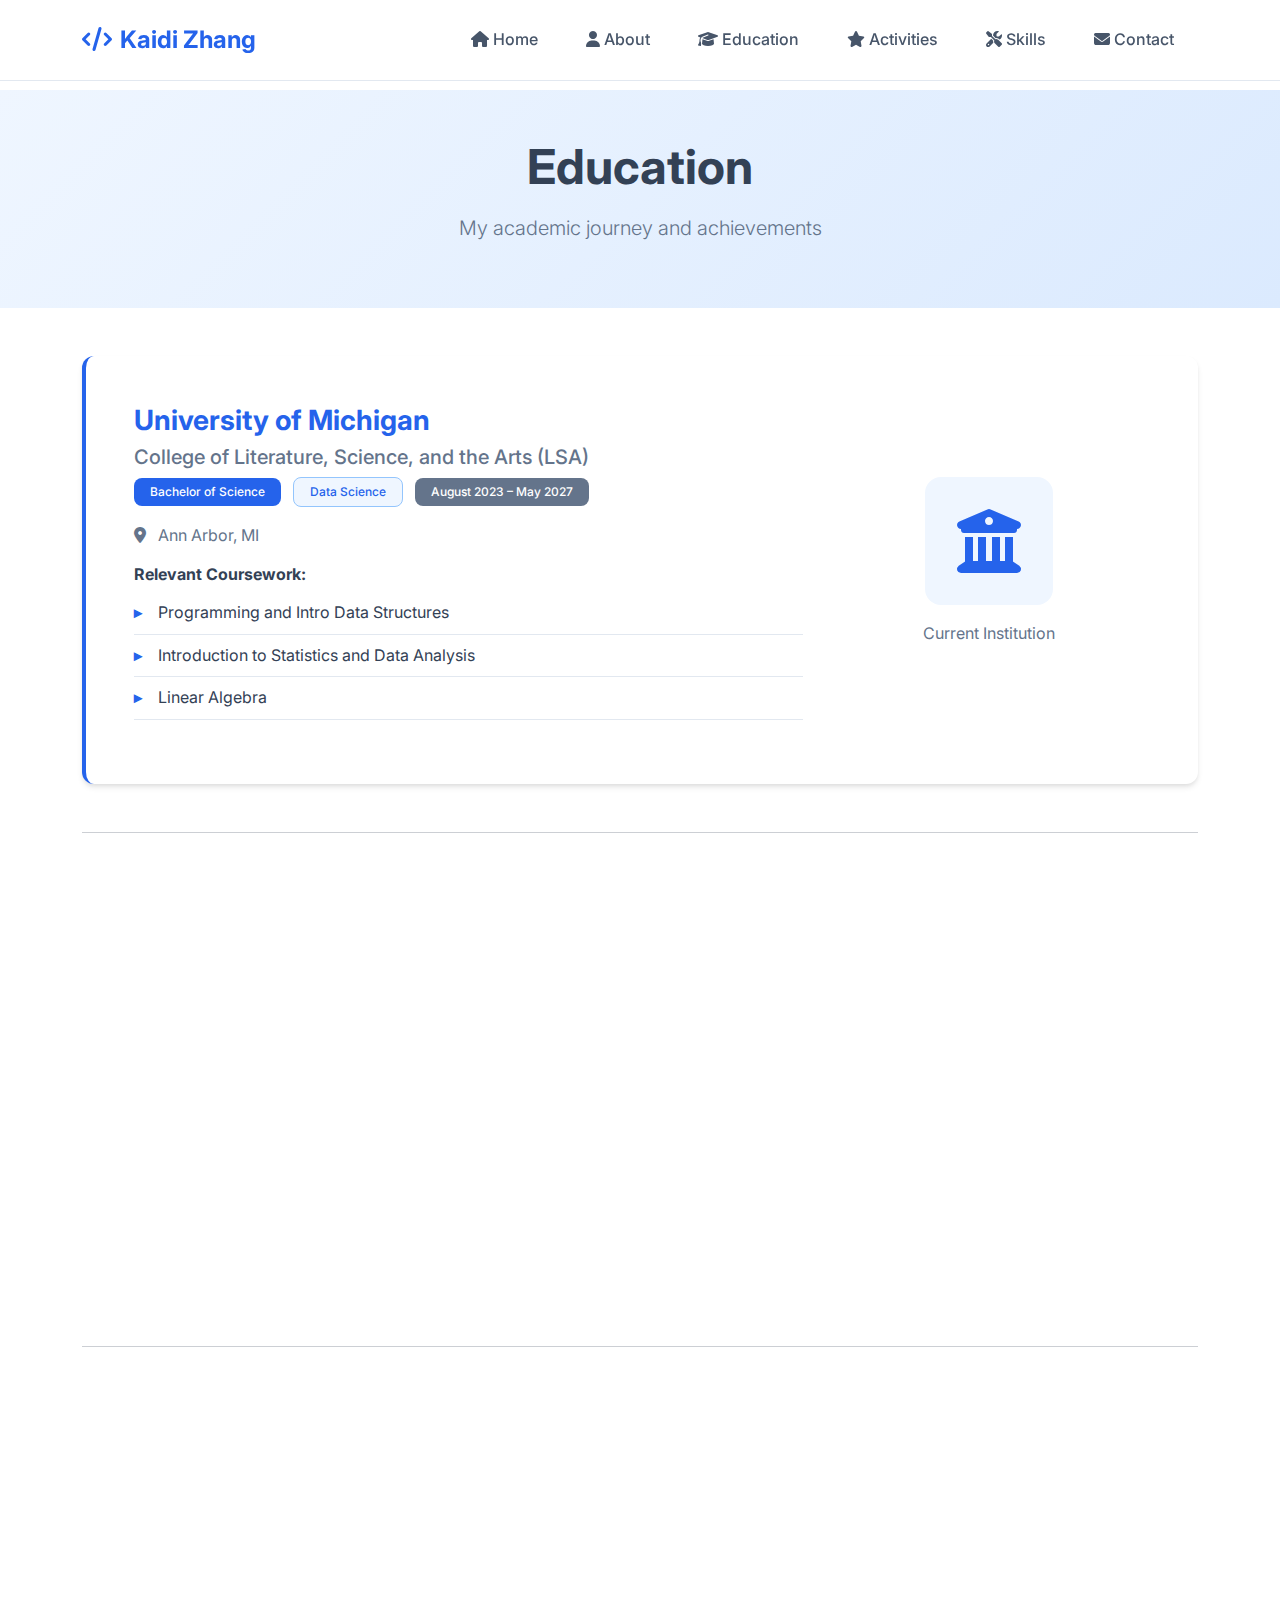
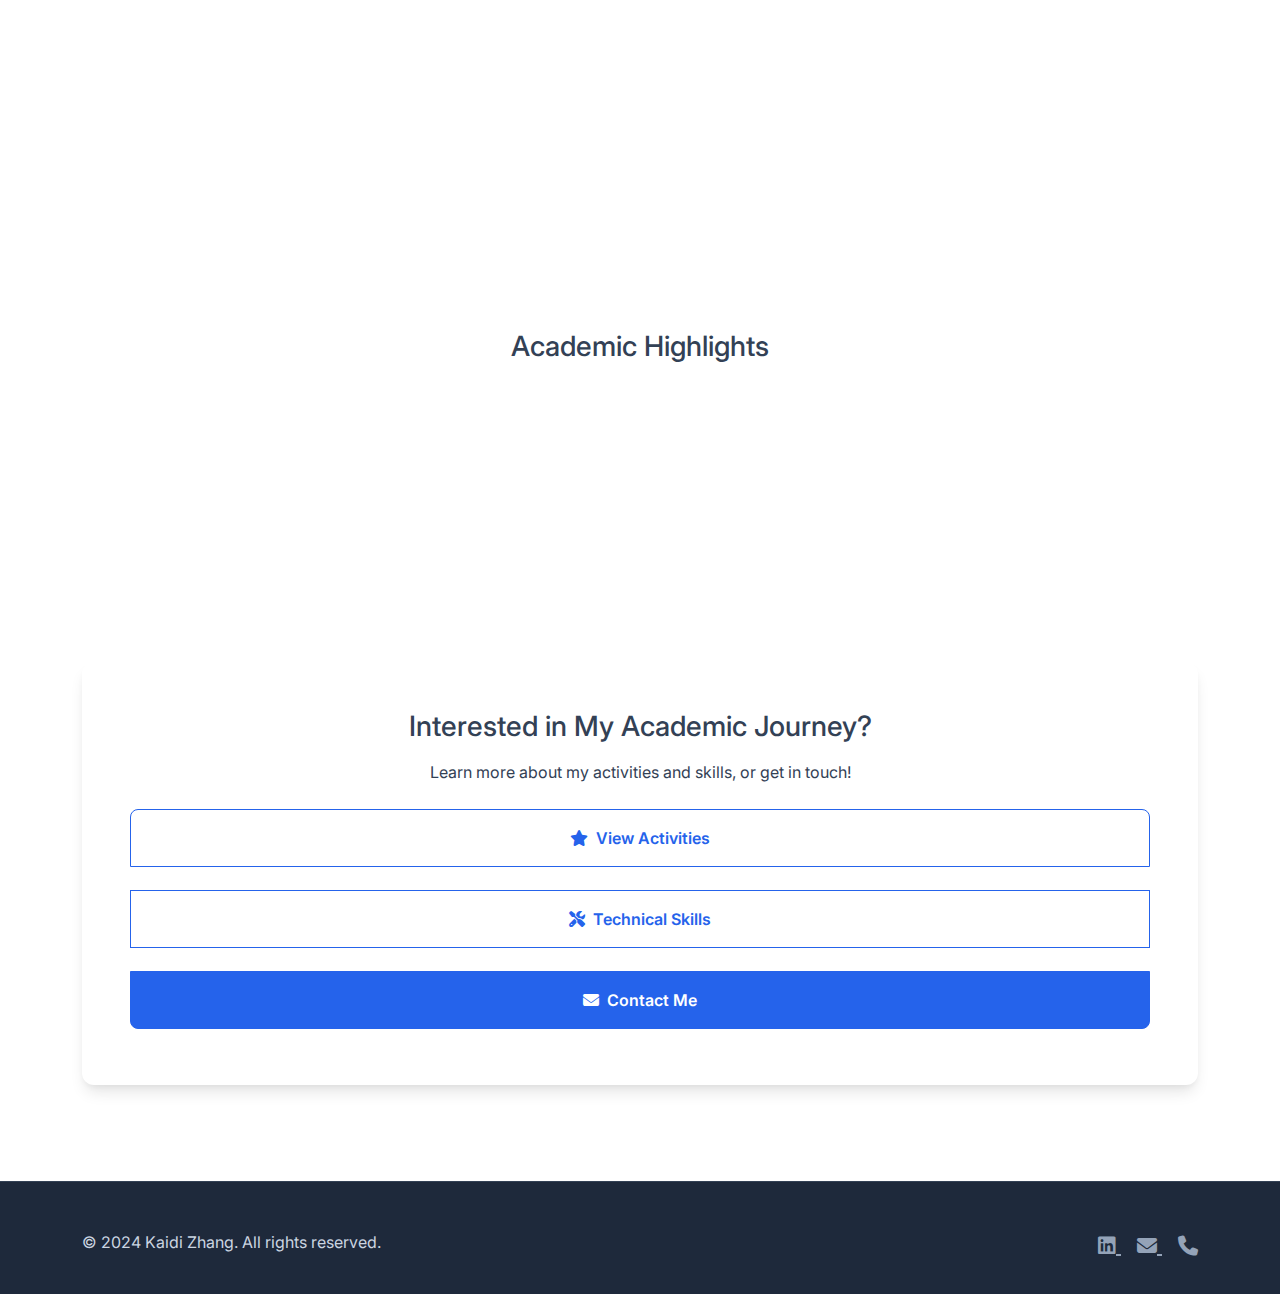
<file: education.html>
<!DOCTYPE html>
<html lang="en">
<head>
    <meta charset="UTF-8">
    <meta name="viewport" content="width=device-width, initial-scale=1.0">
    <title>Education - Kaidi Zhang</title>
    
    <!-- Bootstrap CSS for responsive design -->
    <link href="https://cdn.jsdelivr.net/npm/bootstrap@5.3.0/dist/css/bootstrap.min.css" rel="stylesheet">
    
    <!-- Font Awesome for icons -->
    <link rel="stylesheet" href="https://cdnjs.cloudflare.com/ajax/libs/font-awesome/6.4.0/css/all.min.css">
    
    <!-- Google Fonts -->
    <link href="https://fonts.googleapis.com/css2?family=Inter:wght@300;400;500;600;700&display=swap" rel="stylesheet">
    
    <!-- Custom CSS -->
    <link rel="stylesheet" href="static/css/style.css">
    
    
</head>
<body>
    <!-- Navigation Bar -->
    <nav class="navbar navbar-expand-lg navbar-light fixed-top">
        <div class="container">
            <a class="navbar-brand fw-bold" href="/">
                <i class="fas fa-code me-2"></i>Kaidi Zhang
            </a>
            
            <button class="navbar-toggler" type="button" data-bs-toggle="collapse" data-bs-target="#navbarNav">
                <span class="navbar-toggler-icon"></span>
            </button>
            
            <div class="collapse navbar-collapse" id="navbarNav">
                <ul class="navbar-nav ms-auto">
                    <li class="nav-item">
                        <a class="nav-link" href="/">
                            <i class="fas fa-home me-1"></i>Home
                        </a>
                    </li>
                    <li class="nav-item">
                        <a class="nav-link" href="/about">
                            <i class="fas fa-user me-1"></i>About
                        </a>
                    </li>
                    <li class="nav-item">
                        <a class="nav-link" href="/education">
                            <i class="fas fa-graduation-cap me-1"></i>Education
                        </a>
                    </li>
                    <li class="nav-item">
                        <a class="nav-link" href="/activities">
                            <i class="fas fa-star me-1"></i>Activities
                        </a>
                    </li>
                    <li class="nav-item">
                        <a class="nav-link" href="/skills">
                            <i class="fas fa-tools me-1"></i>Skills
                        </a>
                    </li>
                    <li class="nav-item">
                        <a class="nav-link" href="/contact">
                            <i class="fas fa-envelope me-1"></i>Contact
                        </a>
                    </li>
                </ul>
            </div>
        </div>
    </nav>

    <!-- Main Content -->
    <main class="main-content">
        
<section class="page-header py-5">
    <div class="container">
        <div class="row">
            <div class="col-12 text-center">
                <h1 class="display-5 fw-bold mb-3">Education</h1>
                <p class="lead text-muted">My academic journey and achievements</p>
            </div>
        </div>
    </div>
</section>

<section class="education-content py-5">
    <div class="container">
        <!-- University of Michigan -->
        <div class="education-item mb-5">
            <div class="row align-items-center">
                <div class="col-lg-8">
                    <div class="education-info">
                        <h3 class="fw-bold text-primary mb-2">University of Michigan</h3>
                        <h5 class="text-muted mb-2">College of Literature, Science, and the Arts (LSA)</h5>
                        <div class="education-details mb-3">
                            <span class="badge bg-primary me-2">Bachelor of Science</span>
                            <span class="badge bg-outline-primary me-2">Data Science</span>
                            <span class="badge bg-secondary">August 2023 – May 2027</span>
                        </div>
                        <div class="location mb-3">
                            <i class="fas fa-map-marker-alt text-muted me-2"></i>
                            <span class="text-muted">Ann Arbor, MI</span>
                        </div>
                        <div class="coursework">
                            <h6 class="fw-bold mb-2">Relevant Coursework:</h6>
                            <ul class="coursework-list">
                                <li>Programming and Intro Data Structures</li>
                                <li>Introduction to Statistics and Data Analysis</li>
                                <li>Linear Algebra</li>
                            </ul>
                        </div>
                    </div>
                </div>
                <div class="col-lg-4">
                    <div class="education-visual text-center">
                        <div class="university-logo">
                            <i class="fas fa-university fa-4x text-primary"></i>
                        </div>
                        <p class="mt-3 text-muted">Current Institution</p>
                    </div>
                </div>
            </div>
        </div>

        <hr class="my-5">

        <!-- UM-SJTU Joint Institute -->
        <div class="education-item mb-5">
            <div class="row align-items-center">
                <div class="col-lg-8">
                    <div class="education-info">
                        <h3 class="fw-bold text-primary mb-2">University of Michigan-Shanghai Jiao Tong University</h3>
                        <h5 class="text-muted mb-2">Joint Institute (JI)</h5>
                        <div class="education-details mb-3">
                            <span class="badge bg-info me-2">Exchange Program</span>
                            <span class="badge bg-secondary">May 2024 – August 2025</span>
                        </div>
                        <div class="location mb-3">
                            <i class="fas fa-map-marker-alt text-muted me-2"></i>
                            <span class="text-muted">Shanghai, China</span>
                        </div>
                        <div class="coursework">
                            <h6 class="fw-bold mb-2">Courses:</h6>
                            <ul class="coursework-list">
                                <li>Introduction to Chinese Culture</li>
                                <li>Intro to Computers and Programming</li>
                            </ul>
                        </div>
                    </div>
                </div>
                <div class="col-lg-4">
                    <div class="education-visual text-center">
                        <div class="university-logo">
                            <i class="fas fa-globe-asia fa-4x text-info"></i>
                        </div>
                        <p class="mt-3 text-muted">International Experience</p>
                    </div>
                </div>
            </div>
        </div>

        <hr class="my-5">

        <!-- Skyline High School -->
        <div class="education-item mb-5">
            <div class="row align-items-center">
                <div class="col-lg-8">
                    <div class="education-info">
                        <h3 class="fw-bold text-primary mb-2">Skyline High School</h3>
                        <div class="education-details mb-3">
                            <span class="badge bg-success me-2">GPA: 3.98/4.0</span>
                            <span class="badge bg-secondary">2019 – 2023</span>
                        </div>
                        <div class="location mb-3">
                            <i class="fas fa-map-marker-alt text-muted me-2"></i>
                            <span class="text-muted">Ann Arbor, MI</span>
                        </div>
                        <div class="ap-classes">
                            <h6 class="fw-bold mb-3">Advanced Placement Classes:</h6>
                            <div class="row g-2">
                                <div class="col-md-6">
                                    <ul class="ap-list">
                                        <li>Environmental Science</li>
                                        <li>Computer Science Principles</li>
                                        <li>Chinese Language and Culture</li>
                                        <li>Macroeconomics</li>
                                        <li>Calculus BC</li>
                                    </ul>
                                </div>
                                <div class="col-md-6">
                                    <ul class="ap-list">
                                        <li>Computer Science A</li>
                                        <li>Chemistry</li>
                                        <li>Physics C Mechanics</li>
                                        <li>Statistics</li>
                                        <li>Psychology</li>
                                    </ul>
                                </div>
                            </div>
                        </div>
                    </div>
                </div>
                <div class="col-lg-4">
                    <div class="education-visual text-center">
                        <div class="university-logo">
                            <i class="fas fa-graduation-cap fa-4x text-success"></i>
                        </div>
                        <p class="mt-3 text-muted">High School Graduate</p>
                        <div class="achievement-highlight mt-3">
                            <div class="gpa-display">
                                <h2 class="fw-bold text-success mb-0">3.98</h2>
                                <p class="small text-muted">GPA</p>
                            </div>
                        </div>
                    </div>
                </div>
            </div>
        </div>

        <!-- Academic Highlights -->
        <div class="row mt-5">
            <div class="col-12">
                <div class="academic-highlights">
                    <h3 class="text-center mb-4">Academic Highlights</h3>
                    <div class="row g-4">
                        <div class="col-md-3">
                            <div class="highlight-card text-center">
                                <div class="highlight-icon">
                                    <i class="fas fa-trophy"></i>
                                </div>
                                <h4 class="fw-bold text-primary">3.98</h4>
                                <p class="text-muted">High School GPA</p>
                            </div>
                        </div>
                        <div class="col-md-3">
                            <div class="highlight-card text-center">
                                <div class="highlight-icon">
                                    <i class="fas fa-book"></i>
                                </div>
                                <h4 class="fw-bold text-primary">10</h4>
                                <p class="text-muted">AP Classes</p>
                            </div>
                        </div>
                        <div class="col-md-3">
                            <div class="highlight-card text-center">
                                <div class="highlight-icon">
                                    <i class="fas fa-globe"></i>
                                </div>
                                <h4 class="fw-bold text-primary">2</h4>
                                <p class="text-muted">Countries Studied</p>
                            </div>
                        </div>
                        <div class="col-md-3">
                            <div class="highlight-card text-center">
                                <div class="highlight-icon">
                                    <i class="fas fa-laptop-code"></i>
                                </div>
                                <h4 class="fw-bold text-primary">Data</h4>
                                <p class="text-muted">Science Major</p>
                            </div>
                        </div>
                    </div>
                </div>
            </div>
        </div>

        <!-- Call to Action -->
        <div class="row mt-5">
            <div class="col-12 text-center">
                <div class="education-cta">
                    <h3 class="mb-3">Interested in My Academic Journey?</h3>
                    <p class="mb-4">Learn more about my activities and skills, or get in touch!</p>
                    <div class="btn-group-vertical btn-group-sm-horizontal">
                        <a href="/activities" class="btn btn-outline-primary me-2 mb-2">
                            <i class="fas fa-star me-2"></i>View Activities
                        </a>
                        <a href="/skills" class="btn btn-outline-primary me-2 mb-2">
                            <i class="fas fa-tools me-2"></i>Technical Skills
                        </a>
                        <a href="/contact" class="btn btn-primary mb-2">
                            <i class="fas fa-envelope me-2"></i>Contact Me
                        </a>
                    </div>
                </div>
            </div>
        </div>
    </div>
</section>

    </main>

    <!-- Footer -->
    <footer class="footer mt-5">
        <div class="container">
            <div class="row">
                <div class="col-md-6">
                    <p class="mb-0">&copy; 2024 Kaidi Zhang. All rights reserved.</p>
                </div>
                <div class="col-md-6 text-md-end">
                    <div class="social-links">
                        <a href="https://www.linkedin.com/in/kaidi-zhang-6a862a2b0/" target="_blank" class="me-3">
                            <i class="fab fa-linkedin"></i>
                        </a>
                        <a href="mailto:zkaidi@umich.edu" class="me-3">
                            <i class="fas fa-envelope"></i>
                        </a>
                        <a href="tel:734-730-0647">
                            <i class="fas fa-phone"></i>
                        </a>
                    </div>
                </div>
            </div>
        </div>
    </footer>

    <!-- Bootstrap JS -->
    <script src="https://cdn.jsdelivr.net/npm/bootstrap@5.3.0/dist/js/bootstrap.bundle.min.js"></script>
    
    <!-- Custom JS -->
    <script src="static/js/script.js"></script>
    
    
</body>
</html>
</file>
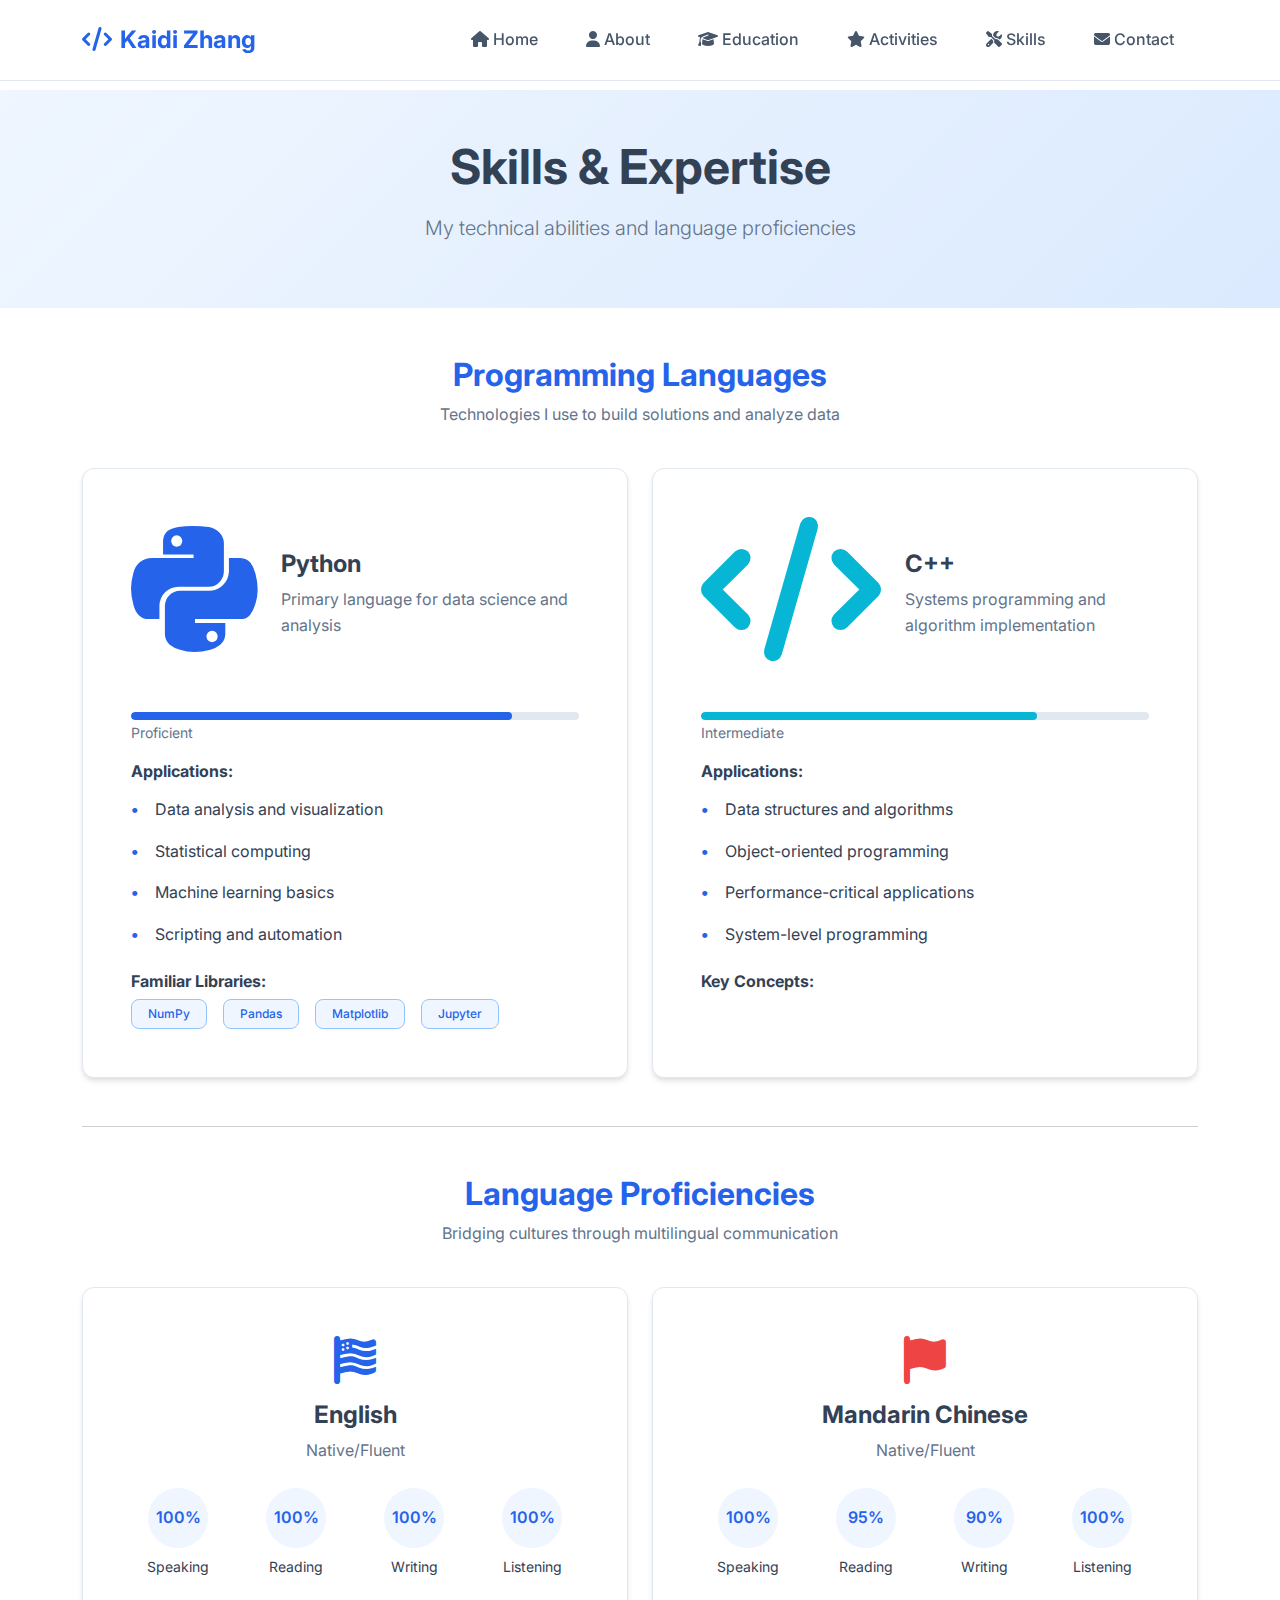
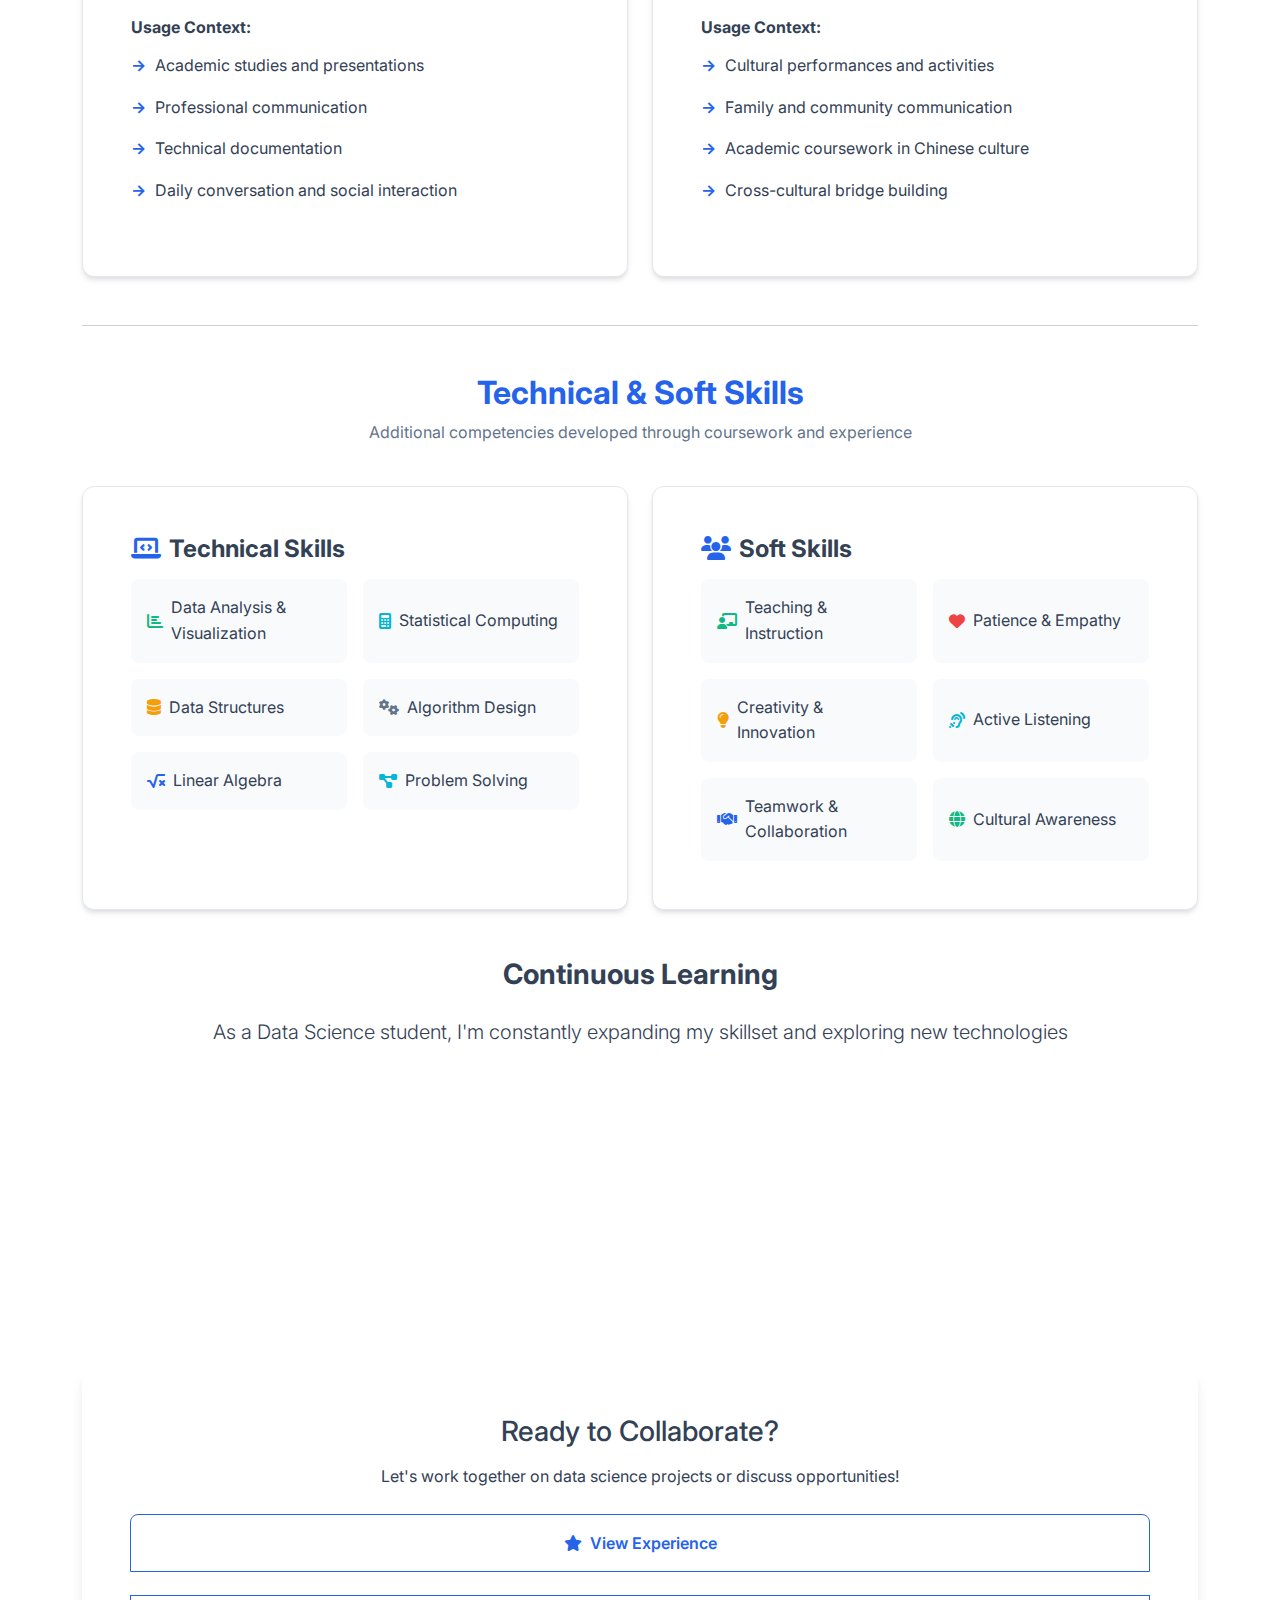
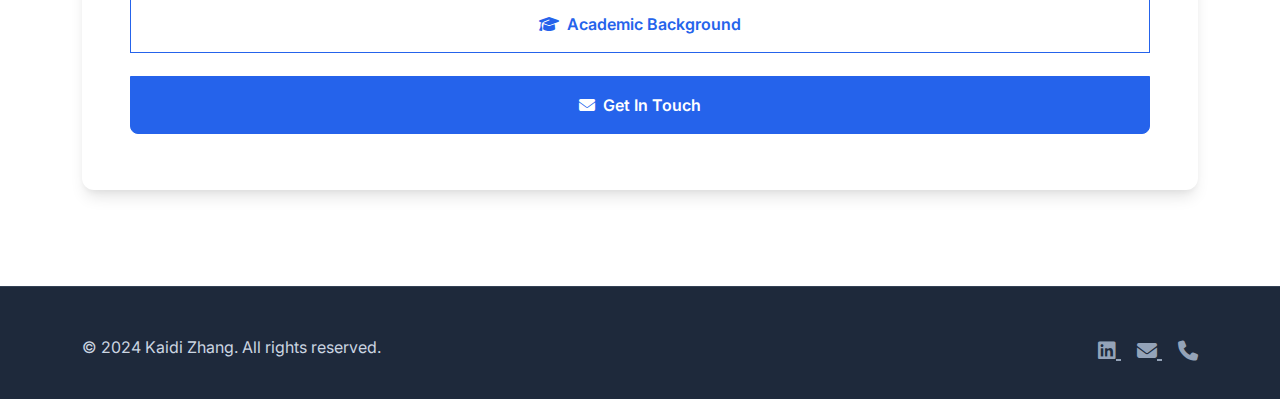
<file: skills.html>
<!DOCTYPE html>
<html lang="en">
<head>
    <meta charset="UTF-8">
    <meta name="viewport" content="width=device-width, initial-scale=1.0">
    <title>Skills - Kaidi Zhang</title>
    
    <!-- Bootstrap CSS for responsive design -->
    <link href="https://cdn.jsdelivr.net/npm/bootstrap@5.3.0/dist/css/bootstrap.min.css" rel="stylesheet">
    
    <!-- Font Awesome for icons -->
    <link rel="stylesheet" href="https://cdnjs.cloudflare.com/ajax/libs/font-awesome/6.4.0/css/all.min.css">
    
    <!-- Google Fonts -->
    <link href="https://fonts.googleapis.com/css2?family=Inter:wght@300;400;500;600;700&display=swap" rel="stylesheet">
    
    <!-- Custom CSS -->
    <link rel="stylesheet" href="static/css/style.css">
    
    
</head>
<body>
    <!-- Navigation Bar -->
    <nav class="navbar navbar-expand-lg navbar-light fixed-top">
        <div class="container">
            <a class="navbar-brand fw-bold" href="/">
                <i class="fas fa-code me-2"></i>Kaidi Zhang
            </a>
            
            <button class="navbar-toggler" type="button" data-bs-toggle="collapse" data-bs-target="#navbarNav">
                <span class="navbar-toggler-icon"></span>
            </button>
            
            <div class="collapse navbar-collapse" id="navbarNav">
                <ul class="navbar-nav ms-auto">
                    <li class="nav-item">
                        <a class="nav-link" href="/">
                            <i class="fas fa-home me-1"></i>Home
                        </a>
                    </li>
                    <li class="nav-item">
                        <a class="nav-link" href="/about">
                            <i class="fas fa-user me-1"></i>About
                        </a>
                    </li>
                    <li class="nav-item">
                        <a class="nav-link" href="/education">
                            <i class="fas fa-graduation-cap me-1"></i>Education
                        </a>
                    </li>
                    <li class="nav-item">
                        <a class="nav-link" href="/activities">
                            <i class="fas fa-star me-1"></i>Activities
                        </a>
                    </li>
                    <li class="nav-item">
                        <a class="nav-link" href="/skills">
                            <i class="fas fa-tools me-1"></i>Skills
                        </a>
                    </li>
                    <li class="nav-item">
                        <a class="nav-link" href="/contact">
                            <i class="fas fa-envelope me-1"></i>Contact
                        </a>
                    </li>
                </ul>
            </div>
        </div>
    </nav>

    <!-- Main Content -->
    <main class="main-content">
        
<section class="page-header py-5">
    <div class="container">
        <div class="row">
            <div class="col-12 text-center">
                <h1 class="display-5 fw-bold mb-3">Skills & Expertise</h1>
                <p class="lead text-muted">My technical abilities and language proficiencies</p>
            </div>
        </div>
    </div>
</section>

<section class="skills-content py-5">
    <div class="container">
        <!-- Programming Languages -->
        <div class="skills-section mb-5">
            <div class="row">
                <div class="col-12 text-center mb-4">
                    <h2 class="fw-bold text-primary">Programming Languages</h2>
                    <p class="text-muted">Technologies I use to build solutions and analyze data</p>
                </div>
            </div>
            <div class="row g-4">
                <div class="col-lg-6">
                    <div class="skill-card h-100">
                        <div class="skill-header">
                            <div class="skill-icon">
                                <i class="fab fa-python fa-3x text-primary"></i>
                            </div>
                            <div class="skill-info">
                                <h4 class="fw-bold">Python</h4>
                                <p class="text-muted mb-3">Primary language for data science and analysis</p>
                            </div>
                        </div>
                        <div class="skill-details">
                            <div class="skill-progress mb-3">
                                <div class="progress">
                                    <div class="progress-bar bg-primary" style="width: 85%"></div>
                                </div>
                                <small class="text-muted">Proficient</small>
                            </div>
                            <div class="skill-applications">
                                <h6 class="fw-bold mb-2">Applications:</h6>
                                <ul class="skill-list">
                                    <li>Data analysis and visualization</li>
                                    <li>Statistical computing</li>
                                    <li>Machine learning basics</li>
                                    <li>Scripting and automation</li>
                                </ul>
                            </div>
                            <div class="skill-libraries mt-3">
                                <h6 class="fw-bold mb-2">Familiar Libraries:</h6>
                                <div class="library-tags">
                                    <span class="badge bg-outline-primary me-2">NumPy</span>
                                    <span class="badge bg-outline-primary me-2">Pandas</span>
                                    <span class="badge bg-outline-primary me-2">Matplotlib</span>
                                    <span class="badge bg-outline-primary">Jupyter</span>
                                </div>
                            </div>
                        </div>
                    </div>
                </div>
                <div class="col-lg-6">
                    <div class="skill-card h-100">
                        <div class="skill-header">
                            <div class="skill-icon">
                                <i class="fas fa-code fa-3x text-info"></i>
                            </div>
                            <div class="skill-info">
                                <h4 class="fw-bold">C++</h4>
                                <p class="text-muted mb-3">Systems programming and algorithm implementation</p>
                            </div>
                        </div>
                        <div class="skill-details">
                            <div class="skill-progress mb-3">
                                <div class="progress">
                                    <div class="progress-bar bg-info" style="width: 75%"></div>
                                </div>
                                <small class="text-muted">Intermediate</small>
                            </div>
                            <div class="skill-applications">
                                <h6 class="fw-bold mb-2">Applications:</h6>
                                <ul class="skill-list">
                                    <li>Data structures and algorithms</li>
                                    <li>Object-oriented programming</li>
                                    <li>Performance-critical applications</li>
                                    <li>System-level programming</li>
                                </ul>
                            </div>
                            <div class="skill-concepts mt-3">
                                <h6 class="fw-bold mb-2">Key Concepts:</h6>
                                <div class="concept-tags">
                                    <span class="badge bg-outline-info me-2">OOP</span>
                                    <span class="badge bg-outline-info me-2">STL</span>
                                    <span class="badge bg-outline-info me-2">Memory Management</span>
                                    <span class="badge bg-outline-info">Algorithms</span>
                                </div>
                            </div>
                        </div>
                    </div>
                </div>
            </div>
        </div>

        <hr class="my-5">

        <!-- Languages -->
        <div class="skills-section mb-5">
            <div class="row">
                <div class="col-12 text-center mb-4">
                    <h2 class="fw-bold text-primary">Language Proficiencies</h2>
                    <p class="text-muted">Bridging cultures through multilingual communication</p>
                </div>
            </div>
            <div class="row g-4">
                <div class="col-lg-6">
                    <div class="language-card h-100">
                        <div class="language-header text-center mb-4">
                            <div class="language-flag">
                                <i class="fas fa-flag-usa fa-3x text-primary"></i>
                            </div>
                            <h4 class="fw-bold mt-3">English</h4>
                            <p class="text-muted">Native/Fluent</p>
                        </div>
                        <div class="language-skills">
                            <div class="skill-breakdown">
                                <div class="row text-center">
                                    <div class="col-3">
                                        <div class="skill-meter">
                                            <div class="meter-circle">
                                                <span class="meter-text">100%</span>
                                            </div>
                                            <p class="small mt-2">Speaking</p>
                                        </div>
                                    </div>
                                    <div class="col-3">
                                        <div class="skill-meter">
                                            <div class="meter-circle">
                                                <span class="meter-text">100%</span>
                                            </div>
                                            <p class="small mt-2">Reading</p>
                                        </div>
                                    </div>
                                    <div class="col-3">
                                        <div class="skill-meter">
                                            <div class="meter-circle">
                                                <span class="meter-text">100%</span>
                                            </div>
                                            <p class="small mt-2">Writing</p>
                                        </div>
                                    </div>
                                    <div class="col-3">
                                        <div class="skill-meter">
                                            <div class="meter-circle">
                                                <span class="meter-text">100%</span>
                                            </div>
                                            <p class="small mt-2">Listening</p>
                                        </div>
                                    </div>
                                </div>
                            </div>
                            <div class="language-context mt-4">
                                <h6 class="fw-bold mb-2">Usage Context:</h6>
                                <ul class="context-list">
                                    <li>Academic studies and presentations</li>
                                    <li>Professional communication</li>
                                    <li>Technical documentation</li>
                                    <li>Daily conversation and social interaction</li>
                                </ul>
                            </div>
                        </div>
                    </div>
                </div>
                <div class="col-lg-6">
                    <div class="language-card h-100">
                        <div class="language-header text-center mb-4">
                            <div class="language-flag">
                                <i class="fas fa-flag fa-3x text-danger"></i>
                            </div>
                            <h4 class="fw-bold mt-3">Mandarin Chinese</h4>
                            <p class="text-muted">Native/Fluent</p>
                        </div>
                        <div class="language-skills">
                            <div class="skill-breakdown">
                                <div class="row text-center">
                                    <div class="col-3">
                                        <div class="skill-meter">
                                            <div class="meter-circle">
                                                <span class="meter-text">100%</span>
                                            </div>
                                            <p class="small mt-2">Speaking</p>
                                        </div>
                                    </div>
                                    <div class="col-3">
                                        <div class="skill-meter">
                                            <div class="meter-circle">
                                                <span class="meter-text">95%</span>
                                            </div>
                                            <p class="small mt-2">Reading</p>
                                        </div>
                                    </div>
                                    <div class="col-3">
                                        <div class="skill-meter">
                                            <div class="meter-circle">
                                                <span class="meter-text">90%</span>
                                            </div>
                                            <p class="small mt-2">Writing</p>
                                        </div>
                                    </div>
                                    <div class="col-3">
                                        <div class="skill-meter">
                                            <div class="meter-circle">
                                                <span class="meter-text">100%</span>
                                            </div>
                                            <p class="small mt-2">Listening</p>
                                        </div>
                                    </div>
                                </div>
                            </div>
                            <div class="language-context mt-4">
                                <h6 class="fw-bold mb-2">Usage Context:</h6>
                                <ul class="context-list">
                                    <li>Cultural performances and activities</li>
                                    <li>Family and community communication</li>
                                    <li>Academic coursework in Chinese culture</li>
                                    <li>Cross-cultural bridge building</li>
                                </ul>
                            </div>
                        </div>
                    </div>
                </div>
            </div>
        </div>

        <hr class="my-5">

        <!-- Technical Skills -->
        <div class="skills-section mb-5">
            <div class="row">
                <div class="col-12 text-center mb-4">
                    <h2 class="fw-bold text-primary">Technical & Soft Skills</h2>
                    <p class="text-muted">Additional competencies developed through coursework and experience</p>
                </div>
            </div>
            <div class="row g-4">
                <div class="col-md-6">
                    <div class="tech-skills-card">
                        <h4 class="fw-bold mb-3">
                            <i class="fas fa-laptop-code text-primary me-2"></i>Technical Skills
                        </h4>
                        <div class="skills-grid">
                            <div class="skill-item">
                                <i class="fas fa-chart-bar text-success me-2"></i>
                                <span>Data Analysis & Visualization</span>
                            </div>
                            <div class="skill-item">
                                <i class="fas fa-calculator text-info me-2"></i>
                                <span>Statistical Computing</span>
                            </div>
                            <div class="skill-item">
                                <i class="fas fa-database text-warning me-2"></i>
                                <span>Data Structures</span>
                            </div>
                            <div class="skill-item">
                                <i class="fas fa-cogs text-secondary me-2"></i>
                                <span>Algorithm Design</span>
                            </div>
                            <div class="skill-item">
                                <i class="fas fa-square-root-alt text-primary me-2"></i>
                                <span>Linear Algebra</span>
                            </div>
                            <div class="skill-item">
                                <i class="fas fa-project-diagram text-info me-2"></i>
                                <span>Problem Solving</span>
                            </div>
                        </div>
                    </div>
                </div>
                <div class="col-md-6">
                    <div class="soft-skills-card">
                        <h4 class="fw-bold mb-3">
                            <i class="fas fa-users text-primary me-2"></i>Soft Skills
                        </h4>
                        <div class="skills-grid">
                            <div class="skill-item">
                                <i class="fas fa-chalkboard-teacher text-success me-2"></i>
                                <span>Teaching & Instruction</span>
                            </div>
                            <div class="skill-item">
                                <i class="fas fa-heart text-danger me-2"></i>
                                <span>Patience & Empathy</span>
                            </div>
                            <div class="skill-item">
                                <i class="fas fa-lightbulb text-warning me-2"></i>
                                <span>Creativity & Innovation</span>
                            </div>
                            <div class="skill-item">
                                <i class="fas fa-ear-listen text-info me-2"></i>
                                <span>Active Listening</span>
                            </div>
                            <div class="skill-item">
                                <i class="fas fa-handshake text-primary me-2"></i>
                                <span>Teamwork & Collaboration</span>
                            </div>
                            <div class="skill-item">
                                <i class="fas fa-globe text-success me-2"></i>
                                <span>Cultural Awareness</span>
                            </div>
                        </div>
                    </div>
                </div>
            </div>
        </div>

        <!-- Learning & Growth -->
        <div class="row mt-5">
            <div class="col-12">
                <div class="learning-section text-center">
                    <h3 class="fw-bold mb-4">Continuous Learning</h3>
                    <p class="lead mb-4">
                        As a Data Science student, I'm constantly expanding my skillset and exploring new technologies
                    </p>
                    <div class="row g-4">
                        <div class="col-md-4">
                            <div class="learning-card">
                                <div class="learning-icon">
                                    <i class="fas fa-brain text-primary"></i>
                                </div>
                                <h5 class="fw-bold">Machine Learning</h5>
                                <p class="text-muted">Exploring algorithms and model development</p>
                            </div>
                        </div>
                        <div class="col-md-4">
                            <div class="learning-card">
                                <div class="learning-icon">
                                    <i class="fas fa-chart-line text-success"></i>
                                </div>
                                <h5 class="fw-bold">Advanced Statistics</h5>
                                <p class="text-muted">Deepening statistical analysis capabilities</p>
                            </div>
                        </div>
                        <div class="col-md-4">
                            <div class="learning-card">
                                <div class="learning-icon">
                                    <i class="fas fa-cloud text-info"></i>
                                </div>
                                <h5 class="fw-bold">Data Engineering</h5>
                                <p class="text-muted">Learning data pipeline and infrastructure</p>
                            </div>
                        </div>
                    </div>
                </div>
            </div>
        </div>

        <!-- Call to Action -->
        <div class="row mt-5">
            <div class="col-12 text-center">
                <div class="skills-cta">
                    <h3 class="mb-3">Ready to Collaborate?</h3>
                    <p class="mb-4">Let's work together on data science projects or discuss opportunities!</p>
                    <div class="btn-group-vertical btn-group-sm-horizontal">
                        <a href="/activities" class="btn btn-outline-primary me-2 mb-2">
                            <i class="fas fa-star me-2"></i>View Experience
                        </a>
                        <a href="/education" class="btn btn-outline-primary me-2 mb-2">
                            <i class="fas fa-graduation-cap me-2"></i>Academic Background
                        </a>
                        <a href="/contact" class="btn btn-primary mb-2">
                            <i class="fas fa-envelope me-2"></i>Get In Touch
                        </a>
                    </div>
                </div>
            </div>
        </div>
    </div>
</section>

    </main>

    <!-- Footer -->
    <footer class="footer mt-5">
        <div class="container">
            <div class="row">
                <div class="col-md-6">
                    <p class="mb-0">&copy; 2024 Kaidi Zhang. All rights reserved.</p>
                </div>
                <div class="col-md-6 text-md-end">
                    <div class="social-links">
                        <a href="https://www.linkedin.com/in/kaidi-zhang-6a862a2b0/" target="_blank" class="me-3">
                            <i class="fab fa-linkedin"></i>
                        </a>
                        <a href="mailto:zkaidi@umich.edu" class="me-3">
                            <i class="fas fa-envelope"></i>
                        </a>
                        <a href="tel:734-730-0647">
                            <i class="fas fa-phone"></i>
                        </a>
                    </div>
                </div>
            </div>
        </div>
    </footer>

    <!-- Bootstrap JS -->
    <script src="https://cdn.jsdelivr.net/npm/bootstrap@5.3.0/dist/js/bootstrap.bundle.min.js"></script>
    
    <!-- Custom JS -->
    <script src="static/js/script.js"></script>
    
    
</body>
</html>
</file>
<file: static/css/style.css>
/* ========================================
   Personal Website CSS - Kaidi Zhang
   Blue/Light Color Scheme - Clean & Modern
======================================== */

/* ========================================
   CSS Variables - Color Palette
======================================== */
:root {
    /* Primary Blues */
    --primary-blue: #2563eb;
    --primary-blue-light: #3b82f6;
    --primary-blue-dark: #1d4ed8;
    
    /* Secondary Colors */
    --secondary-blue: #60a5fa;
    --accent-blue: #93c5fd;
    --light-blue: #dbeafe;
    --very-light-blue: #eff6ff;
    
    /* Neutral Colors */
    --white: #ffffff;
    --light-gray: #f8fafc;
    --gray-100: #f1f5f9;
    --gray-200: #e2e8f0;
    --gray-300: #cbd5e1;
    --gray-400: #94a3b8;
    --gray-500: #64748b;
    --gray-600: #475569;
    --gray-700: #334155;
    --gray-800: #1e293b;
    --gray-900: #0f172a;
    
    /* Status Colors */
    --success: #10b981;
    --warning: #f59e0b;
    --danger: #ef4444;
    --info: #06b6d4;
    
    /* Typography */
    --font-family: 'Inter', -apple-system, BlinkMacSystemFont, 'Segoe UI', Roboto, sans-serif;
    --font-size-base: 16px;
    --line-height-base: 1.6;
    
    /* Spacing */
    --spacing-xs: 0.25rem;
    --spacing-sm: 0.5rem;
    --spacing-md: 1rem;
    --spacing-lg: 1.5rem;
    --spacing-xl: 2rem;
    --spacing-2xl: 3rem;
    
    /* Shadows */
    --shadow-sm: 0 1px 2px 0 rgba(0, 0, 0, 0.05);
    --shadow-md: 0 4px 6px -1px rgba(0, 0, 0, 0.1), 0 2px 4px -1px rgba(0, 0, 0, 0.06);
    --shadow-lg: 0 10px 15px -3px rgba(0, 0, 0, 0.1), 0 4px 6px -2px rgba(0, 0, 0, 0.05);
    --shadow-xl: 0 20px 25px -5px rgba(0, 0, 0, 0.1), 0 10px 10px -5px rgba(0, 0, 0, 0.04);
    
    /* Border Radius */
    --radius-sm: 0.25rem;
    --radius-md: 0.5rem;
    --radius-lg: 0.75rem;
    --radius-xl: 1rem;
    
    /* Transitions */
    --transition-fast: 0.15s ease;
    --transition-normal: 0.3s ease;
    --transition-slow: 0.5s ease;
}

/* ========================================
   Base Styles
======================================== */
* {
    margin: 0;
    padding: 0;
    box-sizing: border-box;
}

html {
    scroll-behavior: smooth;
}

body {
    font-family: var(--font-family);
    font-size: var(--font-size-base);
    line-height: var(--line-height-base);
    color: var(--gray-700);
    background-color: var(--white);
    overflow-x: hidden;
}

/* ========================================
   Navigation Styles
======================================== */
.navbar {
    background: rgba(255, 255, 255, 0.95);
    backdrop-filter: blur(10px);
    border-bottom: 1px solid var(--gray-200);
    padding: var(--spacing-md) 0;
    transition: var(--transition-normal);
}

.navbar-brand {
    font-size: 1.5rem;
    color: var(--primary-blue) !important;
    text-decoration: none;
    font-weight: 600;
}

.navbar-brand:hover {
    color: var(--primary-blue-dark) !important;
}

.navbar-nav .nav-link {
    color: var(--gray-600) !important;
    font-weight: 500;
    margin: 0 var(--spacing-sm);
    padding: var(--spacing-sm) var(--spacing-md) !important;
    border-radius: var(--radius-md);
    transition: var(--transition-fast);
}

.navbar-nav .nav-link:hover,
.navbar-nav .nav-link.active {
    color: var(--primary-blue) !important;
    background-color: var(--very-light-blue);
}

/* ========================================
   Main Content Styles
======================================== */
.main-content {
    padding-top: 80px; /* Account for fixed navbar */
    min-height: calc(100vh - 200px);
}

/* ========================================
   Hero Section Styles
======================================== */
.hero-section {
    background: linear-gradient(135deg, var(--very-light-blue) 0%, var(--white) 100%);
    padding: var(--spacing-2xl) 0;
    position: relative;
    overflow: hidden;
}

.hero-section::before {
    content: '';
    position: absolute;
    top: -50%;
    right: -20%;
    width: 100%;
    height: 200%;
    background: radial-gradient(circle, rgba(37, 99, 235, 0.1) 0%, transparent 70%);
    z-index: 0;
}

.hero-content {
    position: relative;
    z-index: 1;
}

.hero-stats .stat-item h3 {
    font-size: 2rem;
    margin-bottom: var(--spacing-xs);
}

.hero-buttons .btn {
    padding: var(--spacing-md) var(--spacing-xl);
    border-radius: var(--radius-lg);
    font-weight: 600;
    text-transform: none;
    transition: var(--transition-normal);
}

.profile-card {
    background: var(--white);
    padding: var(--spacing-2xl);
    border-radius: var(--radius-xl);
    box-shadow: var(--shadow-lg);
    text-align: center;
    position: relative;
    z-index: 1;
}

.profile-avatar i {
    font-size: 4rem;
    color: var(--primary-blue);
}

.profile-tags .badge {
    margin: var(--spacing-xs);
    padding: var(--spacing-sm) var(--spacing-md);
    font-weight: 500;
}

/* ========================================
   Section Styles
======================================== */
.section-title {
    font-size: 2.5rem;
    font-weight: 700;
    color: var(--gray-800);
    margin-bottom: var(--spacing-lg);
}

.page-header {
    background: linear-gradient(135deg, var(--very-light-blue) 0%, var(--light-blue) 100%);
    padding: var(--spacing-2xl) 0 var(--spacing-xl) 0;
}

/* ========================================
   Card Styles
======================================== */
.overview-card,
.education-card,
.activity-card,
.skill-card,
.contact-card {
    background: var(--white);
    padding: var(--spacing-xl);
    border-radius: var(--radius-lg);
    box-shadow: var(--shadow-md);
    transition: var(--transition-normal);
    border: 1px solid var(--gray-200);
    height: 100%;
}

.overview-card:hover,
.education-card:hover,
.activity-card:hover,
.skill-card:hover {
    transform: translateY(-5px);
    box-shadow: var(--shadow-xl);
    border-color: var(--primary-blue);
}

.card-icon,
.activity-icon,
.skill-icon {
    font-size: 3rem;
    color: var(--primary-blue);
    margin-bottom: var(--spacing-lg);
}

/* ========================================
   Button Styles
======================================== */
.btn-primary {
    background-color: var(--primary-blue);
    border-color: var(--primary-blue);
    color: var(--white);
    font-weight: 600;
    padding: var(--spacing-md) var(--spacing-xl);
    border-radius: var(--radius-md);
    transition: var(--transition-normal);
}

.btn-primary:hover {
    background-color: var(--primary-blue-dark);
    border-color: var(--primary-blue-dark);
    transform: translateY(-2px);
    box-shadow: var(--shadow-lg);
}

.btn-outline-primary {
    color: var(--primary-blue);
    border-color: var(--primary-blue);
    font-weight: 600;
    padding: var(--spacing-md) var(--spacing-xl);
    border-radius: var(--radius-md);
    transition: var(--transition-normal);
}

.btn-outline-primary:hover {
    background-color: var(--primary-blue);
    border-color: var(--primary-blue);
    color: var(--white);
    transform: translateY(-2px);
}

/* ========================================
   Badge Styles
======================================== */
.badge {
    font-weight: 500;
    padding: var(--spacing-sm) var(--spacing-md);
    border-radius: var(--radius-md);
}

.bg-primary { background-color: var(--primary-blue) !important; }
.bg-secondary { background-color: var(--gray-500) !important; }
.bg-success { background-color: var(--success) !important; }
.bg-warning { background-color: var(--warning) !important; }
.bg-info { background-color: var(--info) !important; }
.bg-danger { background-color: var(--danger) !important; }

.bg-outline-primary {
    color: var(--primary-blue) !important;
    background-color: var(--very-light-blue) !important;
    border: 1px solid var(--accent-blue);
}

/* ========================================
   Education Page Styles
======================================== */
.education-item {
    background: var(--white);
    padding: var(--spacing-2xl);
    border-radius: var(--radius-lg);
    box-shadow: var(--shadow-md);
    border-left: 4px solid var(--primary-blue);
    transition: var(--transition-normal);
}

.education-item:hover {
    box-shadow: var(--shadow-lg);
    transform: translateX(5px);
}

.university-logo {
    padding: var(--spacing-xl);
    background: var(--very-light-blue);
    border-radius: var(--radius-xl);
    display: inline-block;
}

.coursework-list,
.ap-list {
    list-style: none;
    padding: 0;
}

.coursework-list li,
.ap-list li {
    padding: var(--spacing-sm) 0;
    border-bottom: 1px solid var(--gray-200);
    position: relative;
    padding-left: var(--spacing-lg);
}

.coursework-list li:before,
.ap-list li:before {
    content: '▸';
    color: var(--primary-blue);
    font-weight: bold;
    position: absolute;
    left: 0;
}

.highlight-card,
.summary-card,
.stat-card {
    background: var(--white);
    padding: var(--spacing-xl);
    border-radius: var(--radius-lg);
    box-shadow: var(--shadow-md);
    text-align: center;
    transition: var(--transition-normal);
    border: 2px solid transparent;
}

.highlight-card:hover,
.summary-card:hover,
.stat-card:hover {
    border-color: var(--primary-blue);
    transform: translateY(-3px);
}

.highlight-icon,
.summary-icon {
    font-size: 2.5rem;
    color: var(--primary-blue);
    margin-bottom: var(--spacing-md);
}

/* ========================================
   Activities Page Styles
======================================== */
.activity-item {
    background: var(--white);
    padding: var(--spacing-2xl);
    border-radius: var(--radius-lg);
    box-shadow: var(--shadow-md);
    border: 1px solid var(--gray-200);
    transition: var(--transition-normal);
}

.activity-item:hover {
    box-shadow: var(--shadow-lg);
    border-color: var(--primary-blue);
}

.activity-visual {
    display: flex;
    flex-direction: column;
    align-items: center;
    justify-content: center;
}

.responsibility-list {
    list-style: none;
    padding: 0;
}

.responsibility-list li {
    padding: var(--spacing-sm) 0;
    position: relative;
    padding-left: var(--spacing-lg);
}

.responsibility-list li:before {
    content: '✓';
    color: var(--success);
    font-weight: bold;
    position: absolute;
    left: 0;
}

.skill-tags .badge {
    margin: var(--spacing-xs) var(--spacing-xs) var(--spacing-xs) 0;
}

/* ========================================
   Skills Page Styles
======================================== */
.skill-card {
    background: var(--white);
    padding: var(--spacing-2xl);
    border-radius: var(--radius-lg);
    box-shadow: var(--shadow-md);
    border: 1px solid var(--gray-200);
    transition: var(--transition-normal);
}

.skill-card:hover {
    border-color: var(--primary-blue);
    box-shadow: var(--shadow-lg);
}

.skill-header {
    display: flex;
    align-items: center;
    margin-bottom: var(--spacing-lg);
}

.skill-icon {
    margin-right: var(--spacing-lg);
}

.skill-progress .progress {
    height: 8px;
    background-color: var(--gray-200);
    border-radius: var(--radius-md);
}

.skill-progress .progress-bar {
    border-radius: var(--radius-md);
    transition: width var(--transition-slow);
}

.skill-list {
    list-style: none;
    padding: 0;
}

.skill-list li {
    padding: var(--spacing-sm) 0;
    position: relative;
    padding-left: var(--spacing-lg);
}

.skill-list li:before {
    content: '•';
    color: var(--primary-blue);
    font-weight: bold;
    position: absolute;
    left: 0;
}

.library-tags,
.concept-tags {
    display: flex;
    flex-wrap: wrap;
    gap: var(--spacing-sm);
}

/* Language Cards */
.language-card {
    background: var(--white);
    padding: var(--spacing-2xl);
    border-radius: var(--radius-lg);
    box-shadow: var(--shadow-md);
    border: 1px solid var(--gray-200);
    transition: var(--transition-normal);
}

.language-card:hover {
    border-color: var(--primary-blue);
    box-shadow: var(--shadow-lg);
}

.meter-circle {
    width: 60px;
    height: 60px;
    border-radius: 50%;
    background: var(--very-light-blue);
    display: flex;
    align-items: center;
    justify-content: center;
    margin: 0 auto;
    font-weight: 600;
    color: var(--primary-blue);
}

.context-list {
    list-style: none;
    padding: 0;
}

.context-list li {
    padding: var(--spacing-sm) 0;
    position: relative;
    padding-left: var(--spacing-lg);
}

.context-list li:before {
    content: '→';
    color: var(--primary-blue);
    font-weight: bold;
    position: absolute;
    left: 0;
}

/* Technical Skills */
.tech-skills-card,
.soft-skills-card {
    background: var(--white);
    padding: var(--spacing-2xl);
    border-radius: var(--radius-lg);
    box-shadow: var(--shadow-md);
    border: 1px solid var(--gray-200);
    height: 100%;
}

.skills-grid {
    display: grid;
    grid-template-columns: 1fr;
    gap: var(--spacing-md);
}

.skill-item {
    display: flex;
    align-items: center;
    padding: var(--spacing-md);
    background: var(--light-gray);
    border-radius: var(--radius-md);
    transition: var(--transition-fast);
}

.skill-item:hover {
    background: var(--very-light-blue);
    transform: translateX(5px);
}

/* Learning Cards */
.learning-card {
    background: var(--white);
    padding: var(--spacing-xl);
    border-radius: var(--radius-lg);
    box-shadow: var(--shadow-md);
    text-align: center;
    transition: var(--transition-normal);
    border: 2px solid transparent;
}

.learning-card:hover {
    border-color: var(--primary-blue);
    transform: translateY(-5px);
}

.learning-icon {
    font-size: 2.5rem;
    margin-bottom: var(--spacing-md);
}

/* ========================================
   Contact Page Styles
======================================== */
.contact-item {
    display: flex;
    align-items: flex-start;
    margin-bottom: var(--spacing-xl);
}

.contact-icon {
    margin-right: var(--spacing-lg);
    flex-shrink: 0;
}

.contact-details {
    flex: 1;
}

.contact-link {
    color: var(--primary-blue);
    text-decoration: none;
    font-weight: 600;
    transition: var(--transition-fast);
}

.contact-link:hover {
    color: var(--primary-blue-dark);
    text-decoration: underline;
}

.contact-text {
    color: var(--gray-600);
    font-weight: 500;
}

.availability-grid {
    display: grid;
    grid-template-columns: 1fr;
    gap: var(--spacing-md);
    margin-top: var(--spacing-lg);
}

.availability-item {
    display: flex;
    align-items: center;
    padding: var(--spacing-md);
    background: var(--light-gray);
    border-radius: var(--radius-md);
    transition: var(--transition-fast);
}

.availability-item:hover {
    background: var(--very-light-blue);
}

/* Contact Form */
.contact-form-section {
    background: var(--white);
    padding: var(--spacing-2xl);
    border-radius: var(--radius-lg);
    box-shadow: var(--shadow-md);
    border: 1px solid var(--gray-200);
}

.form-floating > .form-control:focus,
.form-floating > .form-select:focus {
    border-color: var(--primary-blue);
    box-shadow: 0 0 0 0.2rem rgba(37, 99, 235, 0.25);
}

.form-floating > label {
    color: var(--gray-500);
}

.response-card {
    background: var(--white);
    padding: var(--spacing-xl);
    border-radius: var(--radius-lg);
    box-shadow: var(--shadow-md);
    text-align: center;
    transition: var(--transition-normal);
    border: 2px solid transparent;
}

.response-card:hover {
    border-color: var(--primary-blue);
    transform: translateY(-3px);
}

.response-icon {
    font-size: 2rem;
    margin-bottom: var(--spacing-md);
}

/* ========================================
   CTA Sections
======================================== */
.cta-section {
    background: linear-gradient(135deg, var(--very-light-blue) 0%, var(--light-blue) 100%);
    padding: var(--spacing-2xl) 0;
}

.cta-content,
.about-cta,
.education-cta,
.activities-cta,
.skills-cta,
.contact-cta {
    background: var(--white);
    padding: var(--spacing-2xl);
    border-radius: var(--radius-lg);
    box-shadow: var(--shadow-lg);
}

.contact-info .contact-item {
    justify-content: center;
    text-align: center;
}

.contact-item a {
    color: var(--primary-blue);
    text-decoration: none;
    font-weight: 600;
    transition: var(--transition-fast);
}

.contact-item a:hover {
    color: var(--primary-blue-dark);
    text-decoration: underline;
}

/* ========================================
   Footer Styles
======================================== */
.footer {
    background: var(--gray-800);
    color: var(--gray-300);
    padding: var(--spacing-2xl) 0 var(--spacing-xl) 0;
    border-top: 1px solid var(--gray-700);
}

.social-links a {
    color: var(--gray-400);
    font-size: 1.25rem;
    transition: var(--transition-fast);
}

.social-links a:hover {
    color: var(--primary-blue);
    transform: translateY(-2px);
}

/* ========================================
   Utility Classes
======================================== */
.text-primary { color: var(--primary-blue) !important; }
.text-secondary { color: var(--gray-500) !important; }
.text-success { color: var(--success) !important; }
.text-warning { color: var(--warning) !important; }
.text-info { color: var(--info) !important; }
.text-danger { color: var(--danger) !important; }
.text-muted { color: var(--gray-500) !important; }

.bg-light { background-color: var(--light-gray) !important; }
.bg-white { background-color: var(--white) !important; }

/* ========================================
   Responsive Design
======================================== */
@media (max-width: 768px) {
    .hero-section {
        text-align: center;
        padding: var(--spacing-xl) 0;
    }
    
    .section-title {
        font-size: 2rem;
    }
    
    .profile-card {
        margin-top: var(--spacing-2xl);
    }
    
    .btn-group-vertical .btn {
        margin-bottom: var(--spacing-sm);
    }
    
    .contact-item {
        flex-direction: column;
        text-align: center;
    }
    
    .contact-icon {
        margin-right: 0;
        margin-bottom: var(--spacing-md);
    }
    
    .skill-header {
        flex-direction: column;
        text-align: center;
    }
    
    .skill-icon {
        margin-right: 0;
        margin-bottom: var(--spacing-md);
    }
    
    .availability-grid {
        grid-template-columns: 1fr;
    }
}

@media (min-width: 769px) {
    .btn-group-sm-horizontal {
        display: flex;
        justify-content: center;
        gap: var(--spacing-md);
    }
    
    .btn-group-sm-horizontal .btn {
        margin-bottom: 0;
    }
    
    .skills-grid {
        grid-template-columns: 1fr 1fr;
    }
    
    .availability-grid {
        grid-template-columns: 1fr 1fr;
    }
}

@media (min-width: 992px) {
    .hero-section {
        padding: 100px 0;
    }
    
    .main-content {
        padding-top: 90px;
    }
}

/* ========================================
   Animation Classes
======================================== */
@keyframes fadeInUp {
    from {
        opacity: 0;
        transform: translateY(30px);
    }
    to {
        opacity: 1;
        transform: translateY(0);
    }
}

@keyframes fadeIn {
    from { opacity: 0; }
    to { opacity: 1; }
}

.fade-in-up {
    animation: fadeInUp 0.6s ease-out;
}

.fade-in {
    animation: fadeIn 0.6s ease-out;
}

/* ========================================
   Print Styles
======================================== */
@media print {
    .navbar,
    .footer,
    .btn,
    .contact-form-section {
        display: none !important;
    }
    
    .main-content {
        padding-top: 0 !important;
    }
    
    body {
        font-size: 12pt;
        line-height: 1.4;
    }
    
    .page-header {
        background: none !important;
        color: black !important;
    }
}
</file>
